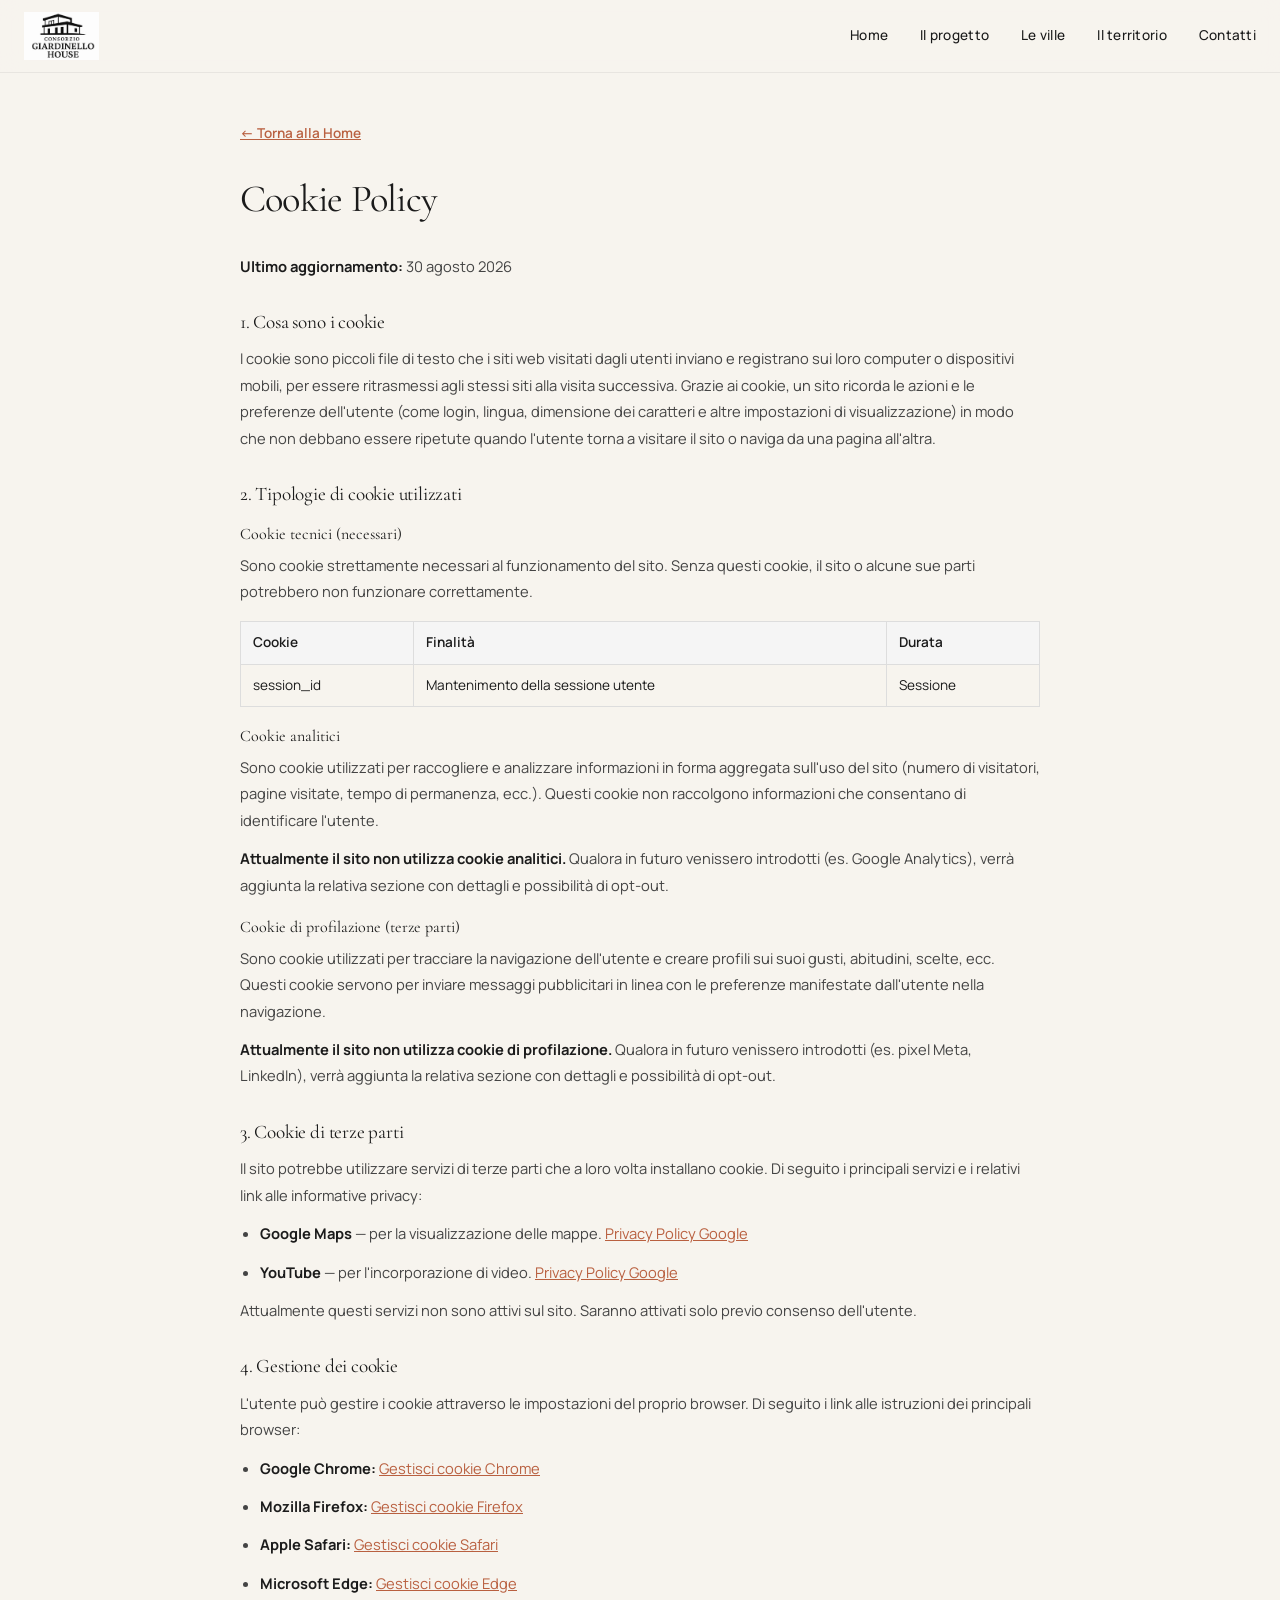
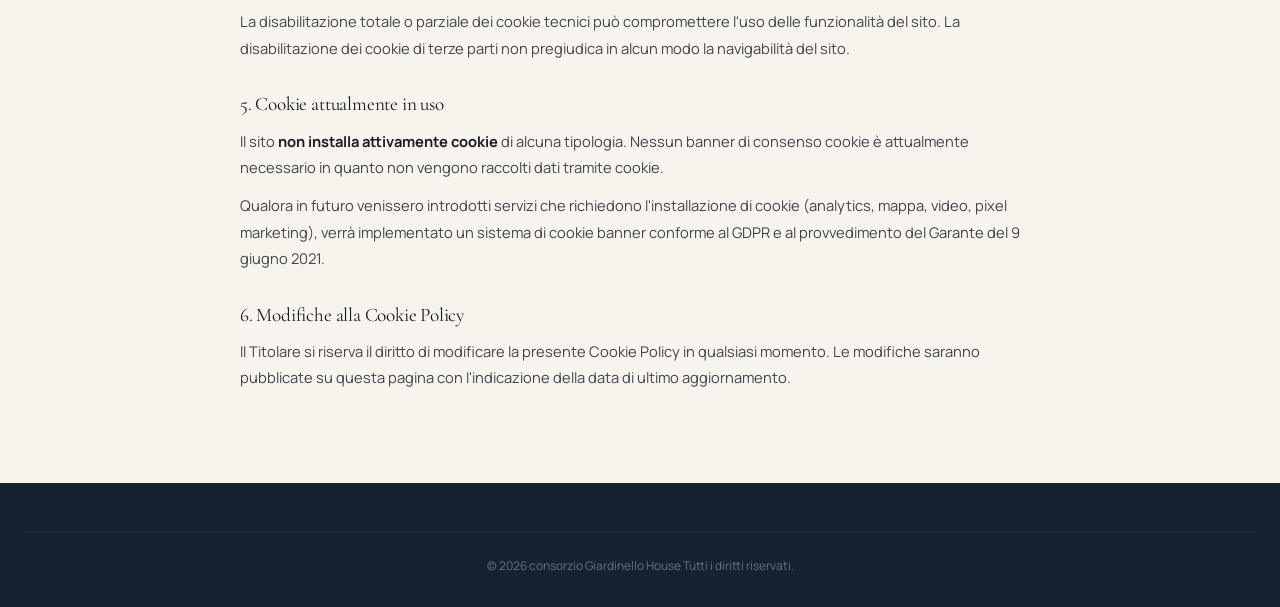
<file: cookie-policy.html>
<!DOCTYPE html>
<html lang="it">
<head>
  <meta charset="UTF-8">
  <meta name="viewport" content="width=device-width, initial-scale=1.0">
  <title>Cookie Policy | Giardinello House</title>
  <link rel="preconnect" href="https://fonts.googleapis.com">
  <link rel="preconnect" href="https://fonts.gstatic.com" crossorigin>
  <link href="https://fonts.googleapis.com/css2?family=Cormorant+Garamond:wght@400;500;600&family=Manrope:wght@400;500;600;700&display=swap" rel="stylesheet">
  <link rel="stylesheet" href="css/styles.css">
  <style>
    .legal-page { padding: 120px 0 80px; background: var(--bianco-avorio); min-height: 100dvh; }
    .legal-content { max-width: 800px; margin: 0 auto; }
    .legal-content h1 { font-size: clamp(1.8rem, 3vw, 2.4rem); margin-bottom: 32px; color: var(--testo-antracite); }
    .legal-content h2 { font-size: 1.2rem; margin-top: 32px; margin-bottom: 12px; color: var(--testo-antracite); }
    .legal-content h3 { font-size: 1rem; margin-top: 20px; margin-bottom: 8px; color: var(--testo-antracite); }
    .legal-content p, .legal-content li { font-size: 0.92rem; line-height: 1.8; color: #444; margin-bottom: 12px; }
    .legal-content ul { padding-left: 20px; list-style: disc; }
    .legal-content a { color: var(--terracotta); text-decoration: underline; }
    .legal-content strong { color: var(--testo-antracite); }
    .legal-content table { width: 100%; border-collapse: collapse; margin: 16px 0; }
    .legal-content th, .legal-content td { padding: 10px 12px; border: 1px solid #ddd; font-size: 0.85rem; text-align: left; }
    .legal-content th { background: #f5f5f5; font-weight: 600; }
    .legal-back { display: inline-flex; align-items: center; gap: 6px; margin-bottom: 32px; font-size: 0.85rem; font-weight: 600; color: var(--terracotta); text-decoration: none; }
    .legal-back:hover { text-decoration: underline; }
  </style>
</head>
<body>
  <header class="header scrolled">
    <div class="header-inner">
      <a href="index.html" class="logo"><img src="assets/logo_consorzio_giardinello.png" alt="Giardinello House" class="logo-img"></a>
      <nav class="nav-links">
        <a href="index.html">Home</a>
        <a href="index.html#value">Il progetto</a>
        <a href="index.html#residenze">Le ville</a>
        <a href="index.html#territorio">Il territorio</a>
        <a href="index.html#contatti">Contatti</a>
      </nav>
    </div>
  </header>

  <main class="legal-page">
    <div class="container">
      <div class="legal-content">
        <a href="index.html" class="legal-back">&larr; Torna alla Home</a>
        <h1>Cookie Policy</h1>
        <p><strong>Ultimo aggiornamento:</strong> 30 agosto 2026</p>

        <h2>1. Cosa sono i cookie</h2>
        <p>I cookie sono piccoli file di testo che i siti web visitati dagli utenti inviano e registrano sui loro computer o dispositivi mobili, per essere ritrasmessi agli stessi siti alla visita successiva. Grazie ai cookie, un sito ricorda le azioni e le preferenze dell'utente (come login, lingua, dimensione dei caratteri e altre impostazioni di visualizzazione) in modo che non debbano essere ripetute quando l'utente torna a visitare il sito o naviga da una pagina all'altra.</p>

        <h2>2. Tipologie di cookie utilizzati</h2>

        <h3>Cookie tecnici (necessari)</h3>
        <p>Sono cookie strettamente necessari al funzionamento del sito. Senza questi cookie, il sito o alcune sue parti potrebbero non funzionare correttamente.</p>
        <table>
          <tr><th>Cookie</th><th>Finalità</th><th>Durata</th></tr>
          <tr><td>session_id</td><td>Mantenimento della sessione utente</td><td>Sessione</td></tr>
        </table>

        <h3>Cookie analitici</h3>
        <p>Sono cookie utilizzati per raccogliere e analizzare informazioni in forma aggregata sull'uso del sito (numero di visitatori, pagine visitate, tempo di permanenza, ecc.). Questi cookie non raccolgono informazioni che consentano di identificare l'utente.</p>
        <p><strong>Attualmente il sito non utilizza cookie analitici.</strong> Qualora in futuro venissero introdotti (es. Google Analytics), verrà aggiunta la relativa sezione con dettagli e possibilità di opt-out.</p>

        <h3>Cookie di profilazione (terze parti)</h3>
        <p>Sono cookie utilizzati per tracciare la navigazione dell'utente e creare profili sui suoi gusti, abitudini, scelte, ecc. Questi cookie servono per inviare messaggi pubblicitari in linea con le preferenze manifestate dall'utente nella navigazione.</p>
        <p><strong>Attualmente il sito non utilizza cookie di profilazione.</strong> Qualora in futuro venissero introdotti (es. pixel Meta, LinkedIn), verrà aggiunta la relativa sezione con dettagli e possibilità di opt-out.</p>

        <h2>3. Cookie di terze parti</h2>
        <p>Il sito potrebbe utilizzare servizi di terze parti che a loro volta installano cookie. Di seguito i principali servizi e i relativi link alle informative privacy:</p>
        <ul>
          <li><strong>Google Maps</strong> — per la visualizzazione delle mappe. <a href="https://policies.google.com/privacy" target="_blank" rel="noopener">Privacy Policy Google</a></li>
          <li><strong>YouTube</strong> — per l'incorporazione di video. <a href="https://policies.google.com/privacy" target="_blank" rel="noopener">Privacy Policy Google</a></li>
        </ul>
        <p>Attualmente questi servizi non sono attivi sul sito. Saranno attivati solo previo consenso dell'utente.</p>

        <h2>4. Gestione dei cookie</h2>
        <p>L'utente può gestire i cookie attraverso le impostazioni del proprio browser. Di seguito i link alle istruzioni dei principali browser:</p>
        <ul>
          <li><strong>Google Chrome:</strong> <a href="https://support.google.com/chrome/answer/95647" target="_blank" rel="noopener">Gestisci cookie Chrome</a></li>
          <li><strong>Mozilla Firefox:</strong> <a href="https://support.mozilla.org/it/kb/Gestione%20dei%20cookie" target="_blank" rel="noopener">Gestisci cookie Firefox</a></li>
          <li><strong>Apple Safari:</strong> <a href="https://support.apple.com/it-it/guide/safari/sfri11471/mac" target="_blank" rel="noopener">Gestisci cookie Safari</a></li>
          <li><strong>Microsoft Edge:</strong> <a href="https://support.microsoft.com/it-it/microsoft-edge/eliminare-i-cookie-in-microsoft-edge-63947406-40ac-c3b8-57b9-2a946a29ae09" target="_blank" rel="noopener">Gestisci cookie Edge</a></li>
        </ul>
        <p>La disabilitazione totale o parziale dei cookie tecnici può compromettere l'uso delle funzionalità del sito. La disabilitazione dei cookie di terze parti non pregiudica in alcun modo la navigabilità del sito.</p>

        <h2>5. Cookie attualmente in uso</h2>
        <p>Il sito <strong>non installa attivamente cookie</strong> di alcuna tipologia. Nessun banner di consenso cookie è attualmente necessario in quanto non vengono raccolti dati tramite cookie.</p>
        <p>Qualora in futuro venissero introdotti servizi che richiedono l'installazione di cookie (analytics, mappa, video, pixel marketing), verrà implementato un sistema di cookie banner conforme al GDPR e al provvedimento del Garante del 9 giugno 2021.</p>

        <h2>6. Modifiche alla Cookie Policy</h2>
        <p>Il Titolare si riserva il diritto di modificare la presente Cookie Policy in qualsiasi momento. Le modifiche saranno pubblicate su questa pagina con l'indicazione della data di ultimo aggiornamento.</p>
      </div>
    </div>
  </main>

  <footer class="footer">
    <div class="container">
      <div class="footer-bottom">
        &copy; 2026 consorzio Giardinello House Tutti i diritti riservati.
      </div>
    </div>
  </footer>
</body>
</html>
</file>
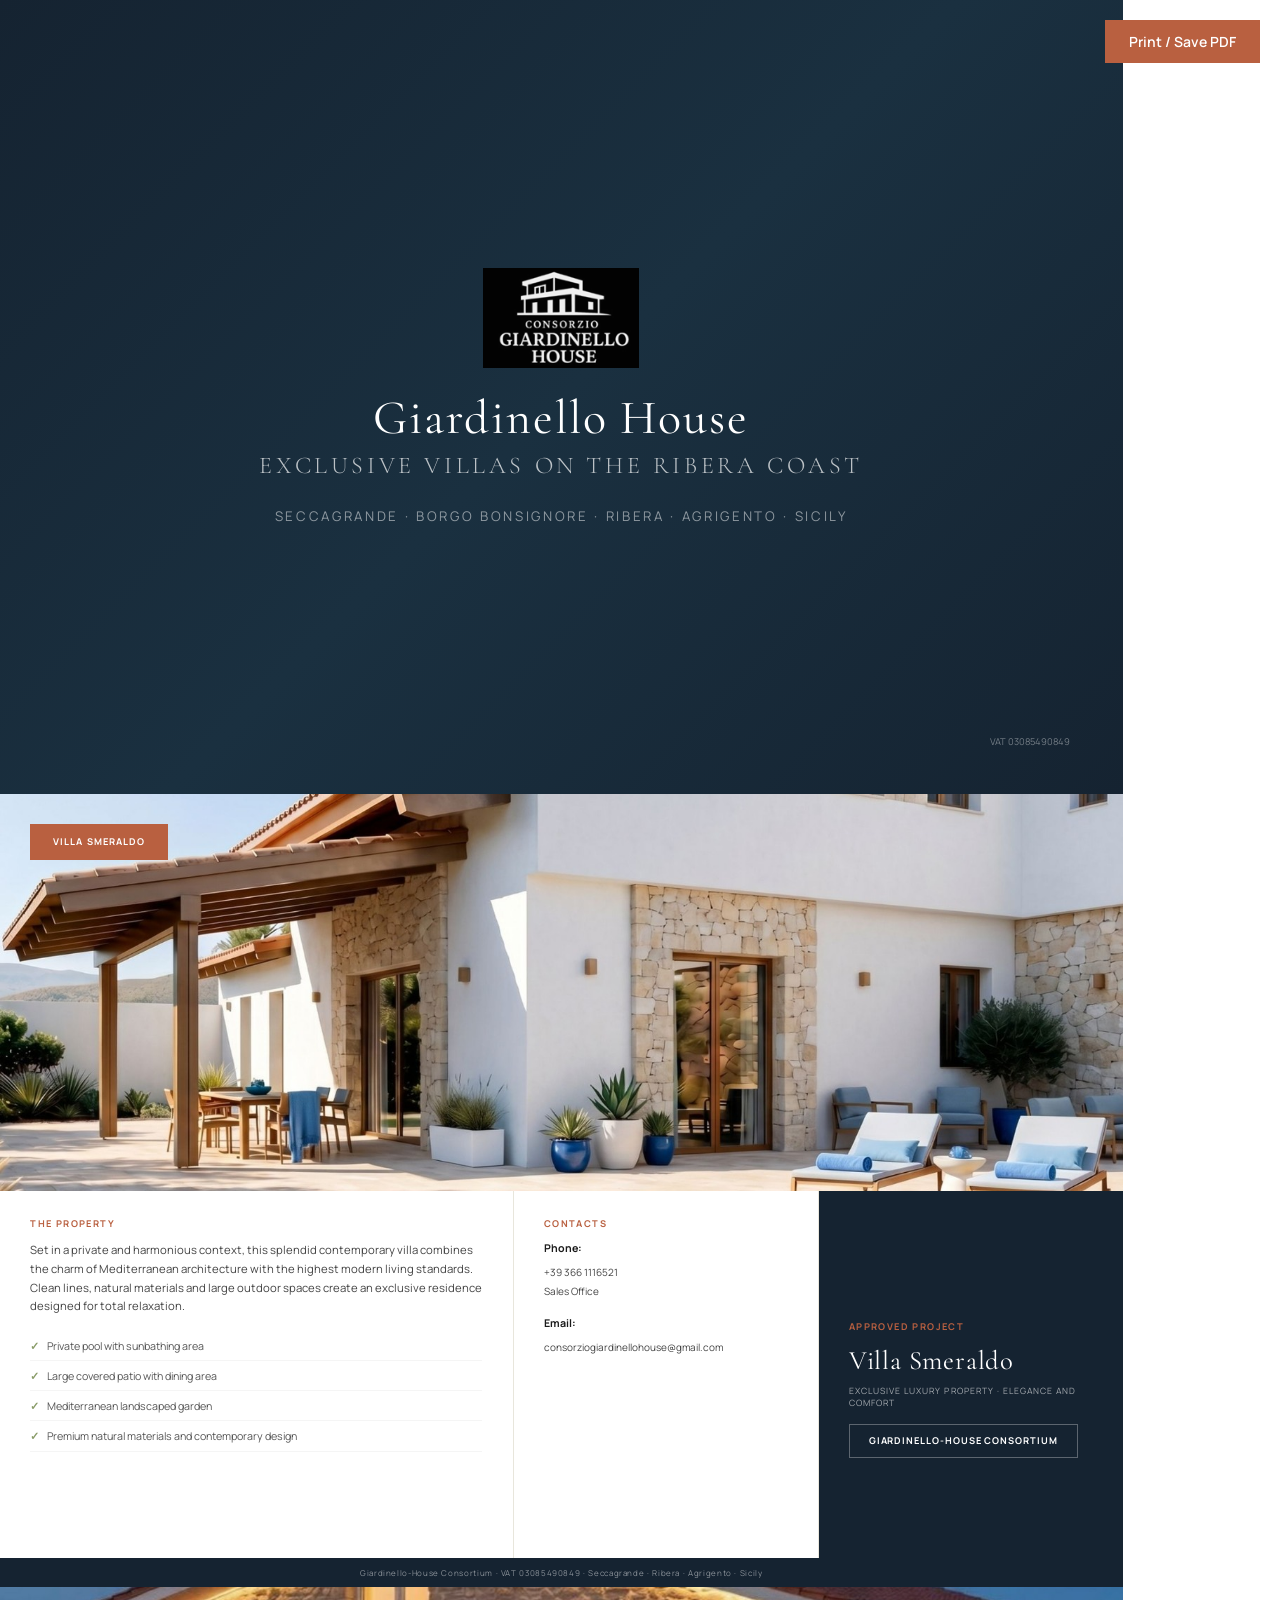
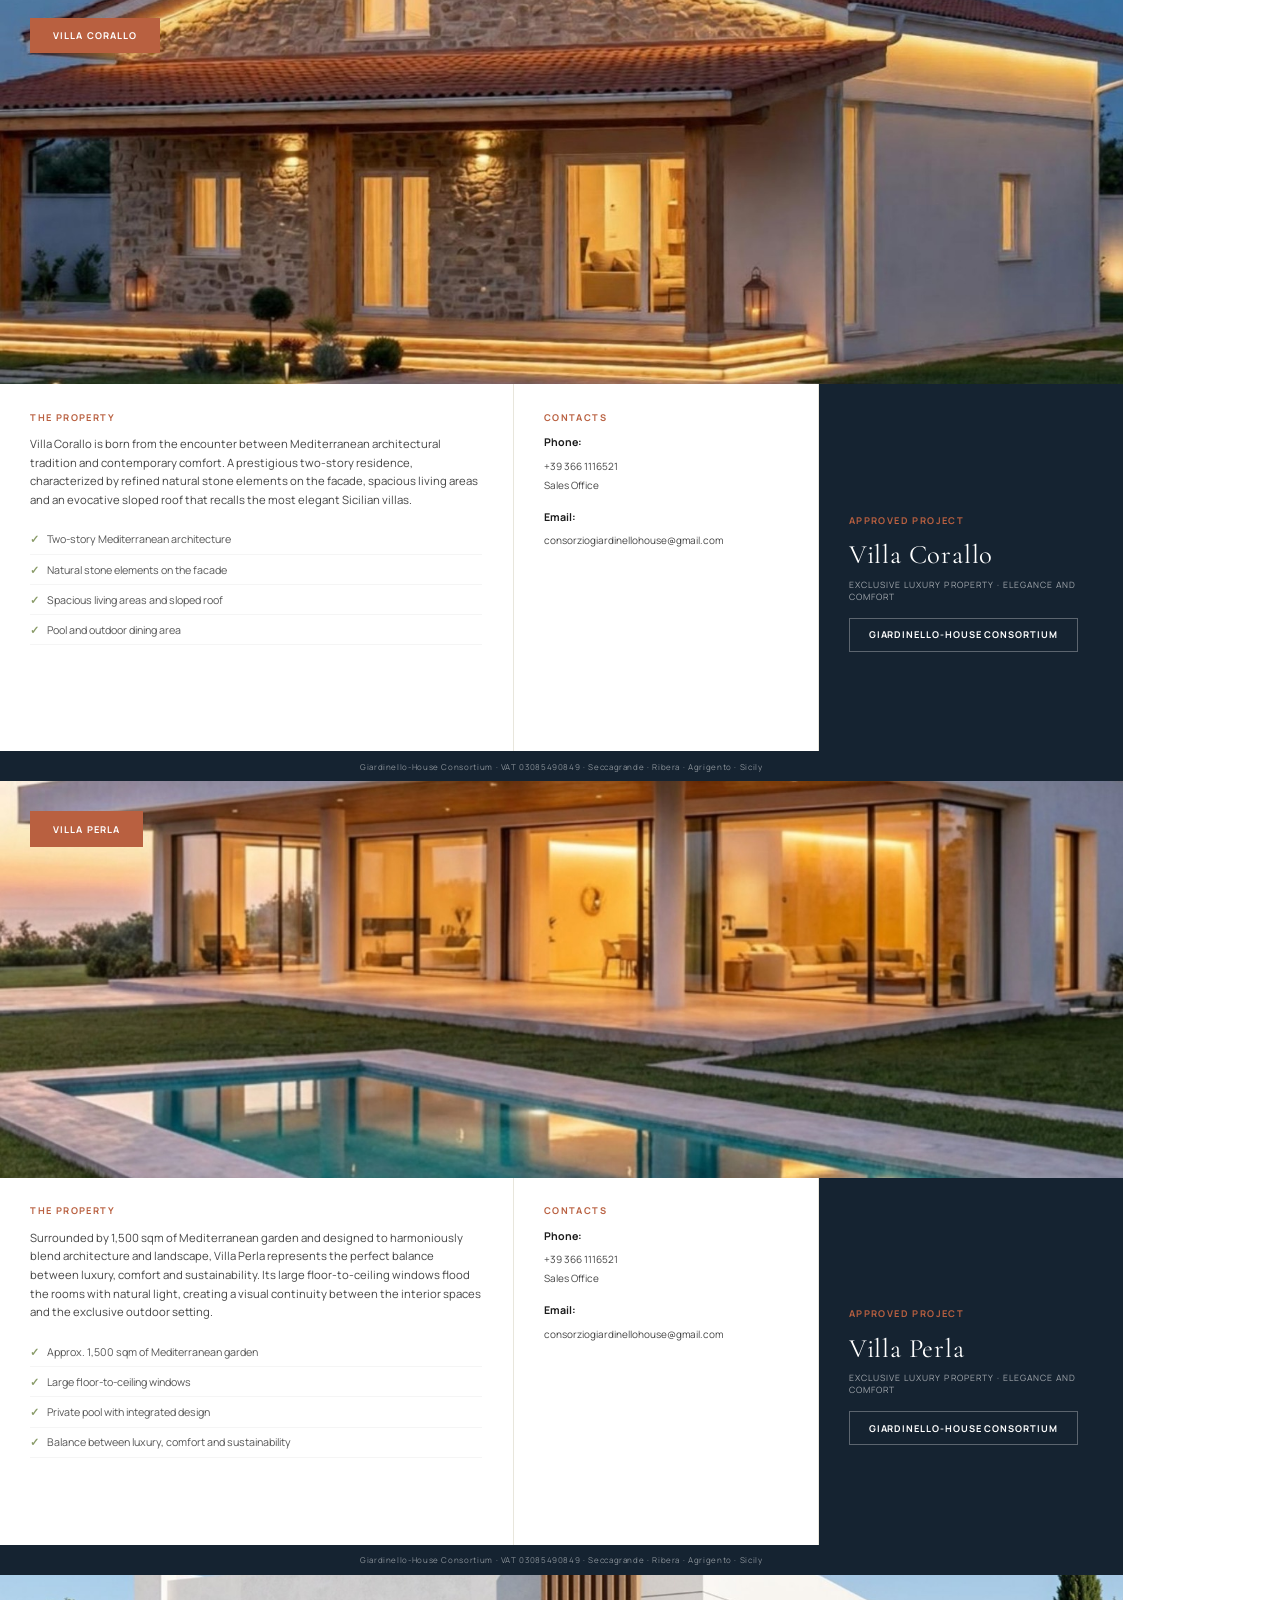
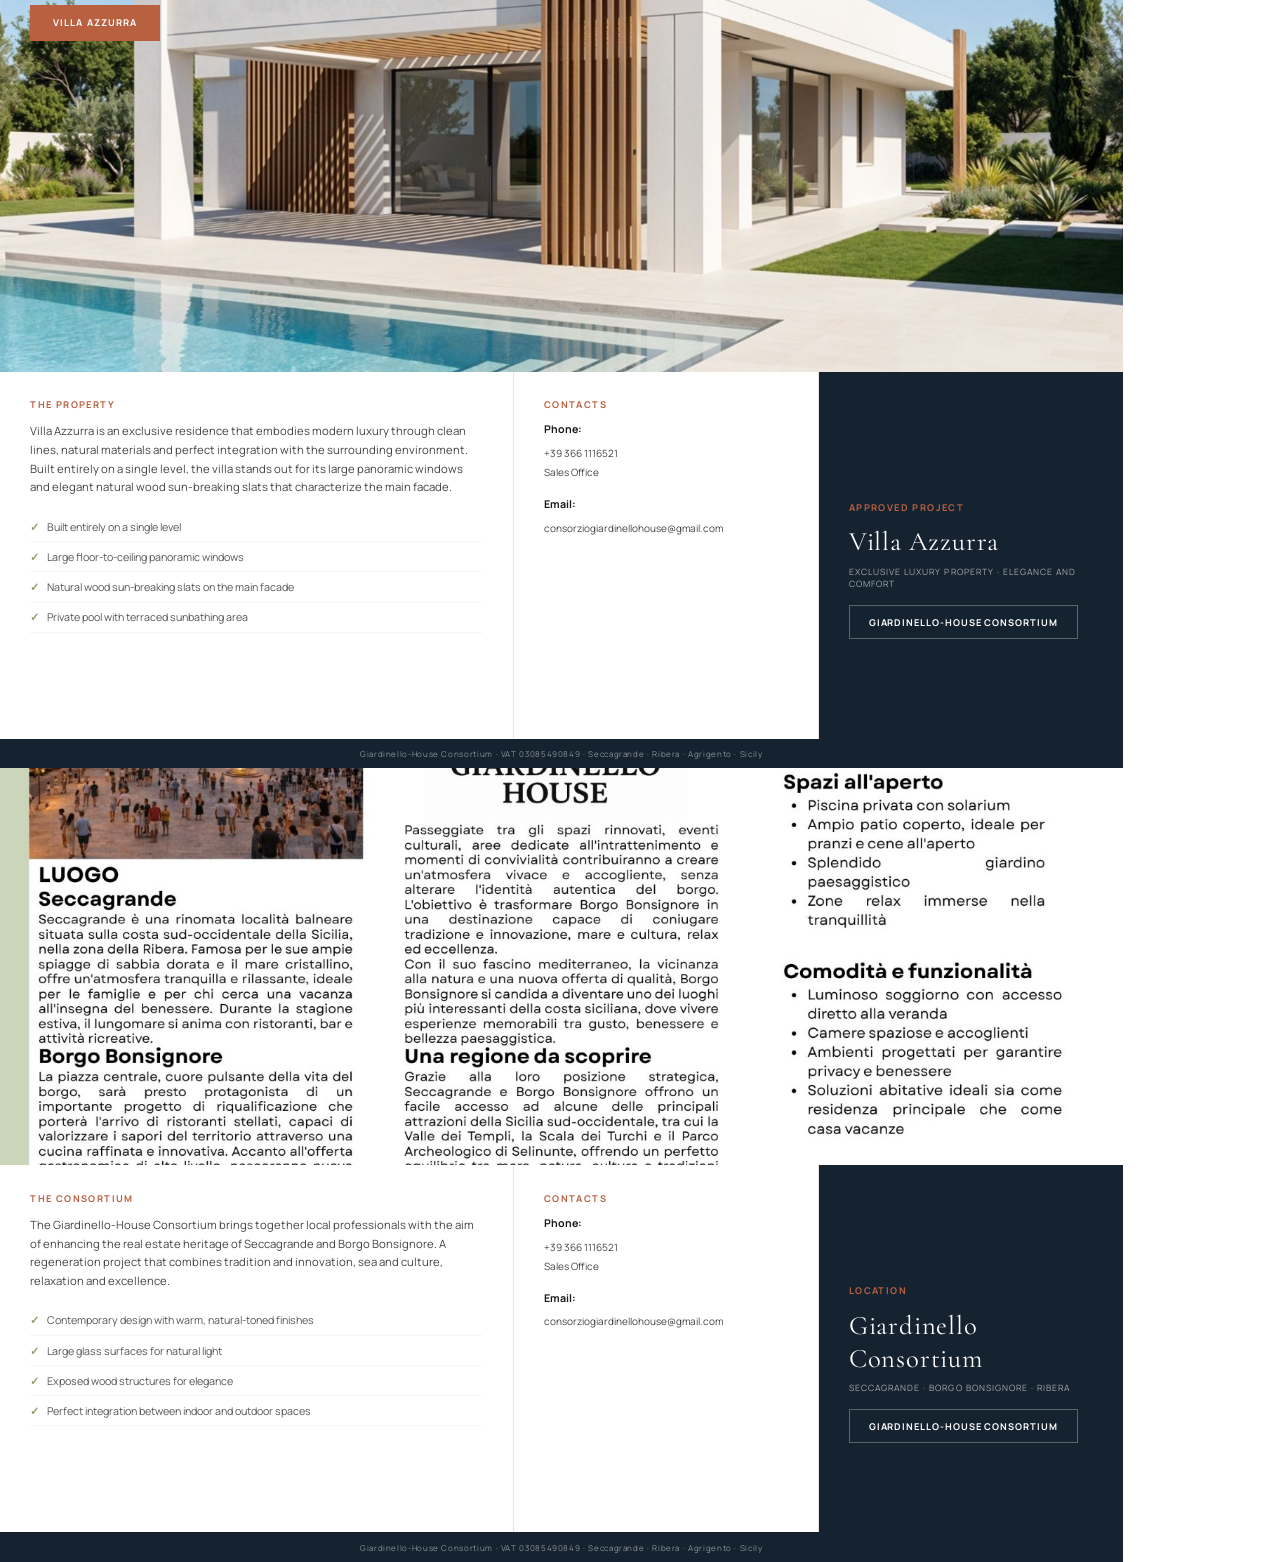
<file: depliant-eng.html>
<!DOCTYPE html>
<html lang="en">
<head>
<meta charset="UTF-8">
<title>Giardinello House Consortium — Brochure</title>
<link href="https://fonts.googleapis.com/css2?family=Cormorant+Garamond:wght@400;500;600;700&family=Manrope:wght@300;400;500;600;700&display=swap" rel="stylesheet">
<style>
@page { size: A4 landscape; margin: 0; }
* { margin: 0; padding: 0; box-sizing: border-box; }
body { font-family: 'Manrope', sans-serif; color: #1B1B1B; background: #fff; -webkit-print-color-adjust: exact; print-color-adjust: exact; }

.page {
  width: 297mm; height: 210mm;
  display: flex; flex-direction: column;
  overflow: hidden;
  page-break-after: always;
  page-break-inside: avoid;
  position: relative;
}
.page:last-child { page-break-after: auto; }

/* --- Cover --- */
.cover {
  background: linear-gradient(135deg, #152331 0%, #1a3040 50%, #152331 100%);
  color: #fff;
  display: flex; align-items: center; justify-content: center;
  text-align: center;
  flex-direction: column;
  gap: 16px;
}
.cover img { height: 100px; margin-bottom: 8px; filter: invert(1); }
.cover h1 {
  font-family: 'Cormorant Garamond', serif;
  font-size: 36pt; font-weight: 400;
  letter-spacing: 0.04em; line-height: 1.1;
}
.cover h1 span { display: block; font-size: 18pt; font-weight: 300; opacity: 0.7; margin-top: 8px; letter-spacing: 0.15em; text-transform: uppercase; }
.cover .subtitle {
  font-size: 10pt; letter-spacing: 0.2em; text-transform: uppercase;
  opacity: 0.5; margin-top: 12px;
}
.cover .piva {
  position: absolute; bottom: 12mm; right: 14mm;
  font-size: 7pt; opacity: 0.4;
}

/* --- Villa Page --- */
.villa-page { flex-direction: column; }
.villa-hero {
  width: 100%; height: 105mm; overflow: hidden; position: relative;
}
.villa-hero img {
  width: 100%; height: 100%; object-fit: cover; object-position: center 30%;
}
.villa-hero .badge {
  position: absolute; top: 8mm; left: 8mm;
  background: #B96040; color: #fff;
  padding: 3mm 6mm; font-size: 7pt; font-weight: 700;
  letter-spacing: 0.12em; text-transform: uppercase;
}
.villa-body {
  flex: 1; display: flex;
}
.villa-text {
  flex: 1.3; padding: 7mm 8mm;
  border-right: 1px solid #e8e6dc;
}
.villa-contacts {
  flex: 0.7; padding: 7mm 8mm;
  border-right: 1px solid #e8e6dc;
}
.villa-brand {
  flex: 0.7; padding: 7mm 8mm;
  background: #152331; color: #fff;
  display: flex; flex-direction: column; justify-content: center;
}

.label {
  font-size: 7pt; font-weight: 700;
  letter-spacing: 0.15em; text-transform: uppercase;
  color: #B96040; margin-bottom: 3mm;
}
.villa-brand .label { color: #B96040; }
.desc {
  font-size: 8.5pt; line-height: 1.65; color: #444;
  margin-bottom: 4mm;
}
.features { list-style: none; }
.features li {
  padding: 2mm 0; font-size: 8pt; color: #555;
  border-bottom: 1px solid #f5f5f5;
  display: flex; align-items: flex-start; gap: 2mm;
}
.features li::before {
  content: '✓'; color: #899B68; font-weight: 700; flex-shrink: 0;
}
.contact-title {
  font-size: 8pt; font-weight: 700; color: #1B1B1B; margin-bottom: 2mm;
}
.contact-info {
  font-size: 7.5pt; line-height: 1.9; color: #444;
}
.villa-brand h3 {
  font-family: 'Cormorant Garamond', serif;
  font-size: 20pt; font-weight: 400;
  margin-bottom: 2mm; letter-spacing: 0.03em;
}
.brand-sub {
  font-size: 6.5pt; letter-spacing: 0.12em; text-transform: uppercase;
  opacity: 0.6; margin-bottom: 4mm;
}
.brand-badge {
  display: inline-block; padding: 2.5mm 5mm;
  border: 1px solid rgba(255,255,255,0.3);
  font-size: 7pt; font-weight: 700;
  letter-spacing: 0.1em; text-transform: uppercase;
  align-self: flex-start;
}
.footer-bar {
  position: absolute; bottom: 0; left: 0; right: 0;
  background: #152331; color: rgba(255,255,255,0.5);
  padding: 2.5mm 8mm; font-size: 6pt;
  text-align: center; letter-spacing: 0.08em;
}

/* Color badges */
.badge-smeraldo { background: #899B68; }
.badge-corallo { background: #B96040; }
.badge-perla { background: #c4a97d; color: #1B1B1B; }
.badge-azzurra { background: #91BCD6; }

/* Print button */
@media screen {
  .print-btn {
    position: fixed; top: 20px; right: 20px; z-index: 9999;
    background: #B96040; color: #fff; border: none;
    padding: 12px 24px; font-size: 14px; font-weight: 600;
    cursor: pointer; font-family: 'Manrope', sans-serif;
  }
  .print-btn:hover { background: #a35235; }
}
@media print {
  .print-btn { display: none; }
}
</style>
</head>
<body>

<button class="print-btn" onclick="window.print()">Print / Save PDF</button>

<!-- PAGE 1: COVER -->
<div class="page cover">
  <img src="assets/logo_consorzio_giardinello.png" alt="Logo">
  <h1>Giardinello House<span>Exclusive Villas on the Ribera Coast</span></h1>
  <p class="subtitle">Seccagrande · Borgo Bonsignore · Ribera · Agrigento · Sicily</p>
  <p class="piva">VAT 03085490849</p>
</div>

<!-- PAGE 2: VILLA SMERALDO -->
<div class="page villa-page">
  <div class="villa-hero">
    <img src="assets/images/eng/2_villa_smeraldo.jpeg" alt="Villa Smeraldo">
    <div class="badge badge-smeraldo">Villa Smeraldo</div>
  </div>
  <div class="villa-body">
    <div class="villa-text">
      <p class="label">The Property</p>
      <p class="desc">Set in a private and harmonious context, this splendid contemporary villa combines the charm of Mediterranean architecture with the highest modern living standards. Clean lines, natural materials and large outdoor spaces create an exclusive residence designed for total relaxation.</p>
      <ul class="features">
        <li>Private pool with sunbathing area</li>
        <li>Large covered patio with dining area</li>
        <li>Mediterranean landscaped garden</li>
        <li>Premium natural materials and contemporary design</li>
      </ul>
    </div>
    <div class="villa-contacts">
      <p class="label">Contacts</p>
      <p class="contact-title">Phone:</p>
      <p class="contact-info">+39 366 1116521<br>Sales Office</p>
      <p class="contact-title" style="margin-top:4mm;">Email:</p>
      <p class="contact-info">consorziogiardinellohouse@gmail.com</p>
    </div>
    <div class="villa-brand">
      <p class="label">Approved Project</p>
      <h3>Villa Smeraldo</h3>
      <p class="brand-sub">Exclusive Luxury Property · Elegance and Comfort</p>
      <div class="brand-badge">Giardinello-House Consortium</div>
    </div>
  </div>
  <div class="footer-bar">Giardinello-House Consortium · VAT 03085490849 · Seccagrande · Ribera · Agrigento · Sicily</div>
</div>

<!-- PAGE 3: VILLA CORALLO -->
<div class="page villa-page">
  <div class="villa-hero">
    <img src="assets/images/eng/3_villa_corallo.jpeg" alt="Villa Corallo">
    <div class="badge badge-corallo">Villa Corallo</div>
  </div>
  <div class="villa-body">
    <div class="villa-text">
      <p class="label">The Property</p>
      <p class="desc">Villa Corallo is born from the encounter between Mediterranean architectural tradition and contemporary comfort. A prestigious two-story residence, characterized by refined natural stone elements on the facade, spacious living areas and an evocative sloped roof that recalls the most elegant Sicilian villas.</p>
      <ul class="features">
        <li>Two-story Mediterranean architecture</li>
        <li>Natural stone elements on the facade</li>
        <li>Spacious living areas and sloped roof</li>
        <li>Pool and outdoor dining area</li>
      </ul>
    </div>
    <div class="villa-contacts">
      <p class="label">Contacts</p>
      <p class="contact-title">Phone:</p>
      <p class="contact-info">+39 366 1116521<br>Sales Office</p>
      <p class="contact-title" style="margin-top:4mm;">Email:</p>
      <p class="contact-info">consorziogiardinellohouse@gmail.com</p>
    </div>
    <div class="villa-brand">
      <p class="label">Approved Project</p>
      <h3>Villa Corallo</h3>
      <p class="brand-sub">Exclusive Luxury Property · Elegance and Comfort</p>
      <div class="brand-badge">Giardinello-House Consortium</div>
    </div>
  </div>
  <div class="footer-bar">Giardinello-House Consortium · VAT 03085490849 · Seccagrande · Ribera · Agrigento · Sicily</div>
</div>

<!-- PAGE 4: VILLA PERLA -->
<div class="page villa-page">
  <div class="villa-hero">
    <img src="assets/images/eng/4_villa_perla.jpeg" alt="Villa Perla">
    <div class="badge badge-perla">Villa Perla</div>
  </div>
  <div class="villa-body">
    <div class="villa-text">
      <p class="label">The Property</p>
      <p class="desc">Surrounded by 1,500 sqm of Mediterranean garden and designed to harmoniously blend architecture and landscape, Villa Perla represents the perfect balance between luxury, comfort and sustainability. Its large floor-to-ceiling windows flood the rooms with natural light, creating a visual continuity between the interior spaces and the exclusive outdoor setting.</p>
      <ul class="features">
        <li>Approx. 1,500 sqm of Mediterranean garden</li>
        <li>Large floor-to-ceiling windows</li>
        <li>Private pool with integrated design</li>
        <li>Balance between luxury, comfort and sustainability</li>
      </ul>
    </div>
    <div class="villa-contacts">
      <p class="label">Contacts</p>
      <p class="contact-title">Phone:</p>
      <p class="contact-info">+39 366 1116521<br>Sales Office</p>
      <p class="contact-title" style="margin-top:4mm;">Email:</p>
      <p class="contact-info">consorziogiardinellohouse@gmail.com</p>
    </div>
    <div class="villa-brand">
      <p class="label">Approved Project</p>
      <h3>Villa Perla</h3>
      <p class="brand-sub">Exclusive Luxury Property · Elegance and Comfort</p>
      <div class="brand-badge">Giardinello-House Consortium</div>
    </div>
  </div>
  <div class="footer-bar">Giardinello-House Consortium · VAT 03085490849 · Seccagrande · Ribera · Agrigento · Sicily</div>
</div>

<!-- PAGE 5: VILLA AZZURRA -->
<div class="page villa-page">
  <div class="villa-hero">
    <img src="assets/images/eng/5_villa_azzurra.jpeg" alt="Villa Azzurra">
    <div class="badge badge-azzurra">Villa Azzurra</div>
  </div>
  <div class="villa-body">
    <div class="villa-text">
      <p class="label">The Property</p>
      <p class="desc">Villa Azzurra is an exclusive residence that embodies modern luxury through clean lines, natural materials and perfect integration with the surrounding environment. Built entirely on a single level, the villa stands out for its large panoramic windows and elegant natural wood sun-breaking slats that characterize the main facade.</p>
      <ul class="features">
        <li>Built entirely on a single level</li>
        <li>Large floor-to-ceiling panoramic windows</li>
        <li>Natural wood sun-breaking slats on the main facade</li>
        <li>Private pool with terraced sunbathing area</li>
      </ul>
    </div>
    <div class="villa-contacts">
      <p class="label">Contacts</p>
      <p class="contact-title">Phone:</p>
      <p class="contact-info">+39 366 1116521<br>Sales Office</p>
      <p class="contact-title" style="margin-top:4mm;">Email:</p>
      <p class="contact-info">consorziogiardinellohouse@gmail.com</p>
    </div>
    <div class="villa-brand">
      <p class="label">Approved Project</p>
      <h3>Villa Azzurra</h3>
      <p class="brand-sub">Exclusive Luxury Property · Elegance and Comfort</p>
      <div class="brand-badge">Giardinello-House Consortium</div>
    </div>
  </div>
  <div class="footer-bar">Giardinello-House Consortium · VAT 03085490849 · Seccagrande · Ribera · Agrigento · Sicily</div>
</div>

<!-- PAGE 6: CONSORTIUM -->
<div class="page villa-page">
  <div class="villa-hero">
    <img src="assets/images/consorzio_1.jpeg" alt="Giardinello-House Consortium">
  </div>
  <div class="villa-body">
    <div class="villa-text">
      <p class="label">The Consortium</p>
      <p class="desc">The Giardinello-House Consortium brings together local professionals with the aim of enhancing the real estate heritage of Seccagrande and Borgo Bonsignore. A regeneration project that combines tradition and innovation, sea and culture, relaxation and excellence.</p>
      <ul class="features">
        <li>Contemporary design with warm, natural-toned finishes</li>
        <li>Large glass surfaces for natural light</li>
        <li>Exposed wood structures for elegance</li>
        <li>Perfect integration between indoor and outdoor spaces</li>
      </ul>
    </div>
    <div class="villa-contacts">
      <p class="label">Contacts</p>
      <p class="contact-title">Phone:</p>
      <p class="contact-info">+39 366 1116521<br>Sales Office</p>
      <p class="contact-title" style="margin-top:4mm;">Email:</p>
      <p class="contact-info">consorziogiardinellohouse@gmail.com</p>
    </div>
    <div class="villa-brand">
      <p class="label">Location</p>
      <h3>Giardinello Consortium</h3>
      <p class="brand-sub">Seccagrande · Borgo Bonsignore · Ribera</p>
      <div class="brand-badge">Giardinello-House Consortium</div>
    </div>
  </div>
  <div class="footer-bar">Giardinello-House Consortium · VAT 03085490849 · Seccagrande · Ribera · Agrigento · Sicily</div>
</div>

</body>
</html>
</file>
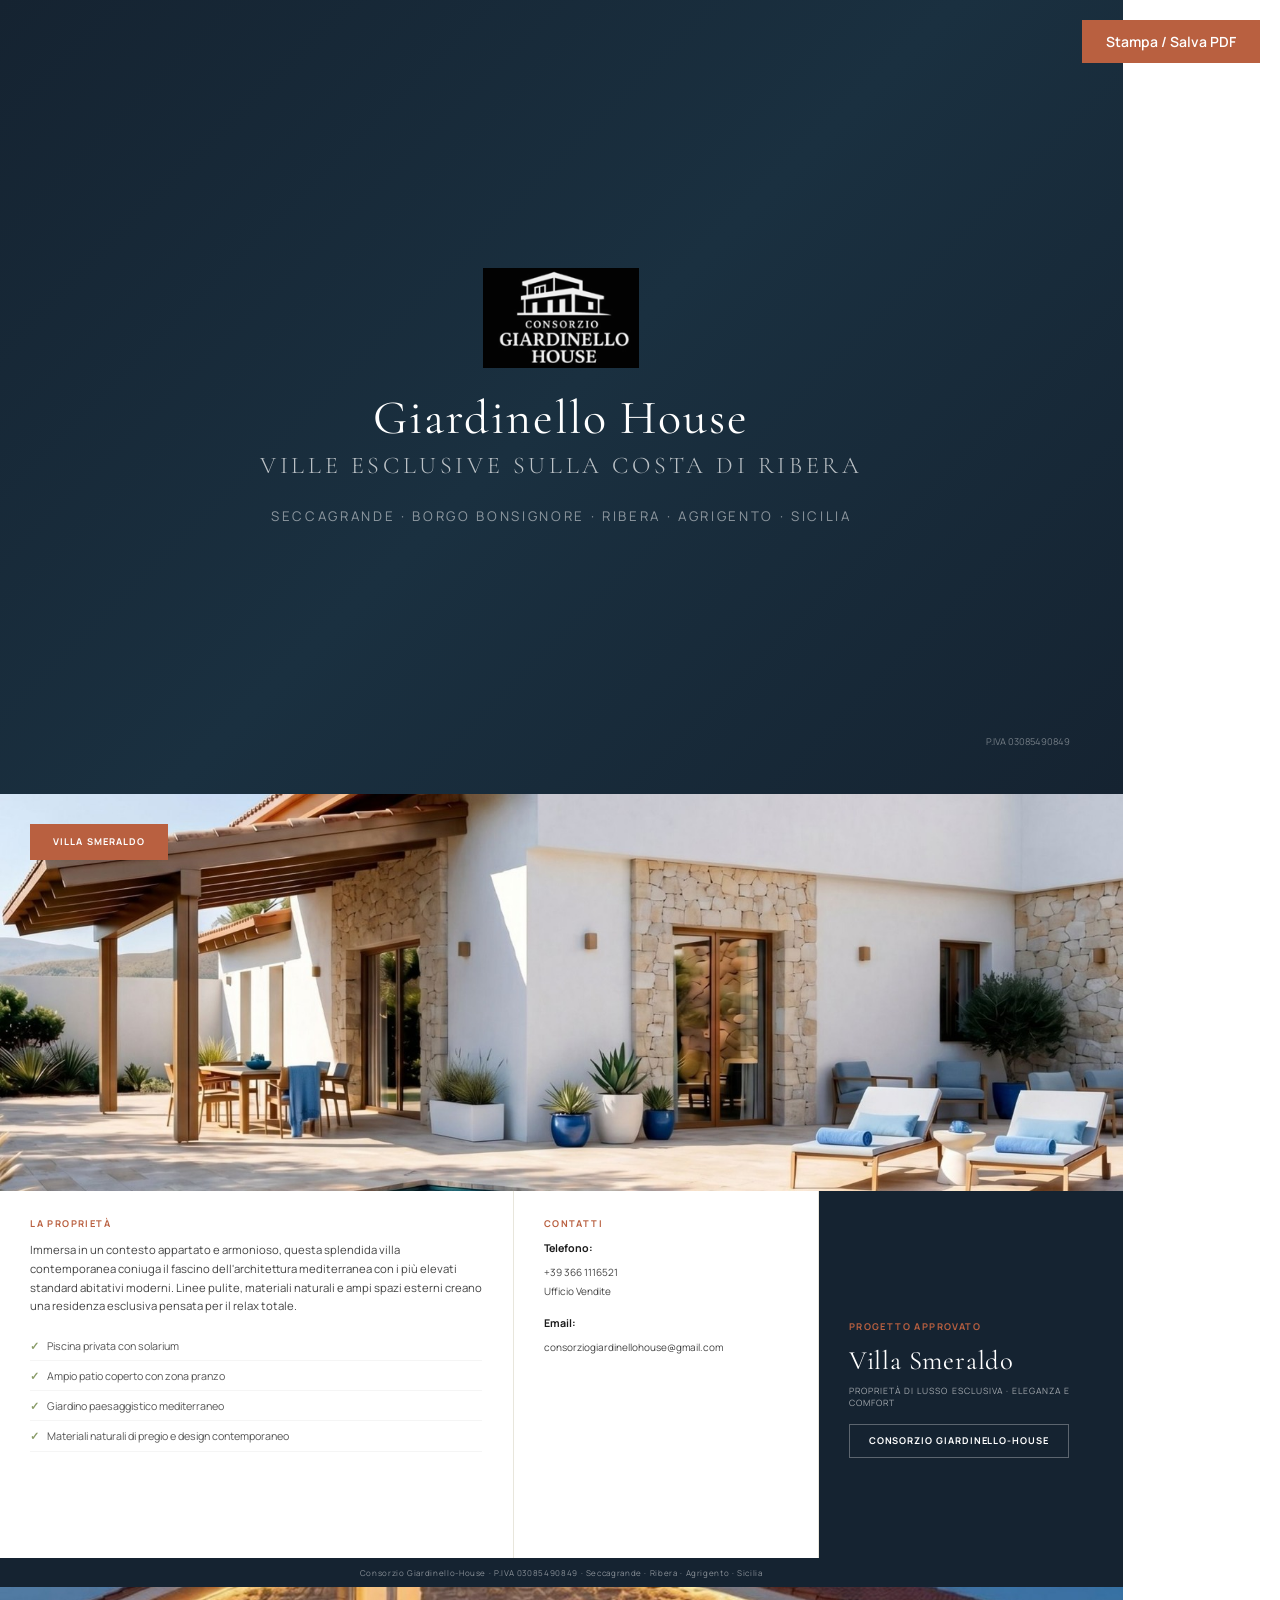
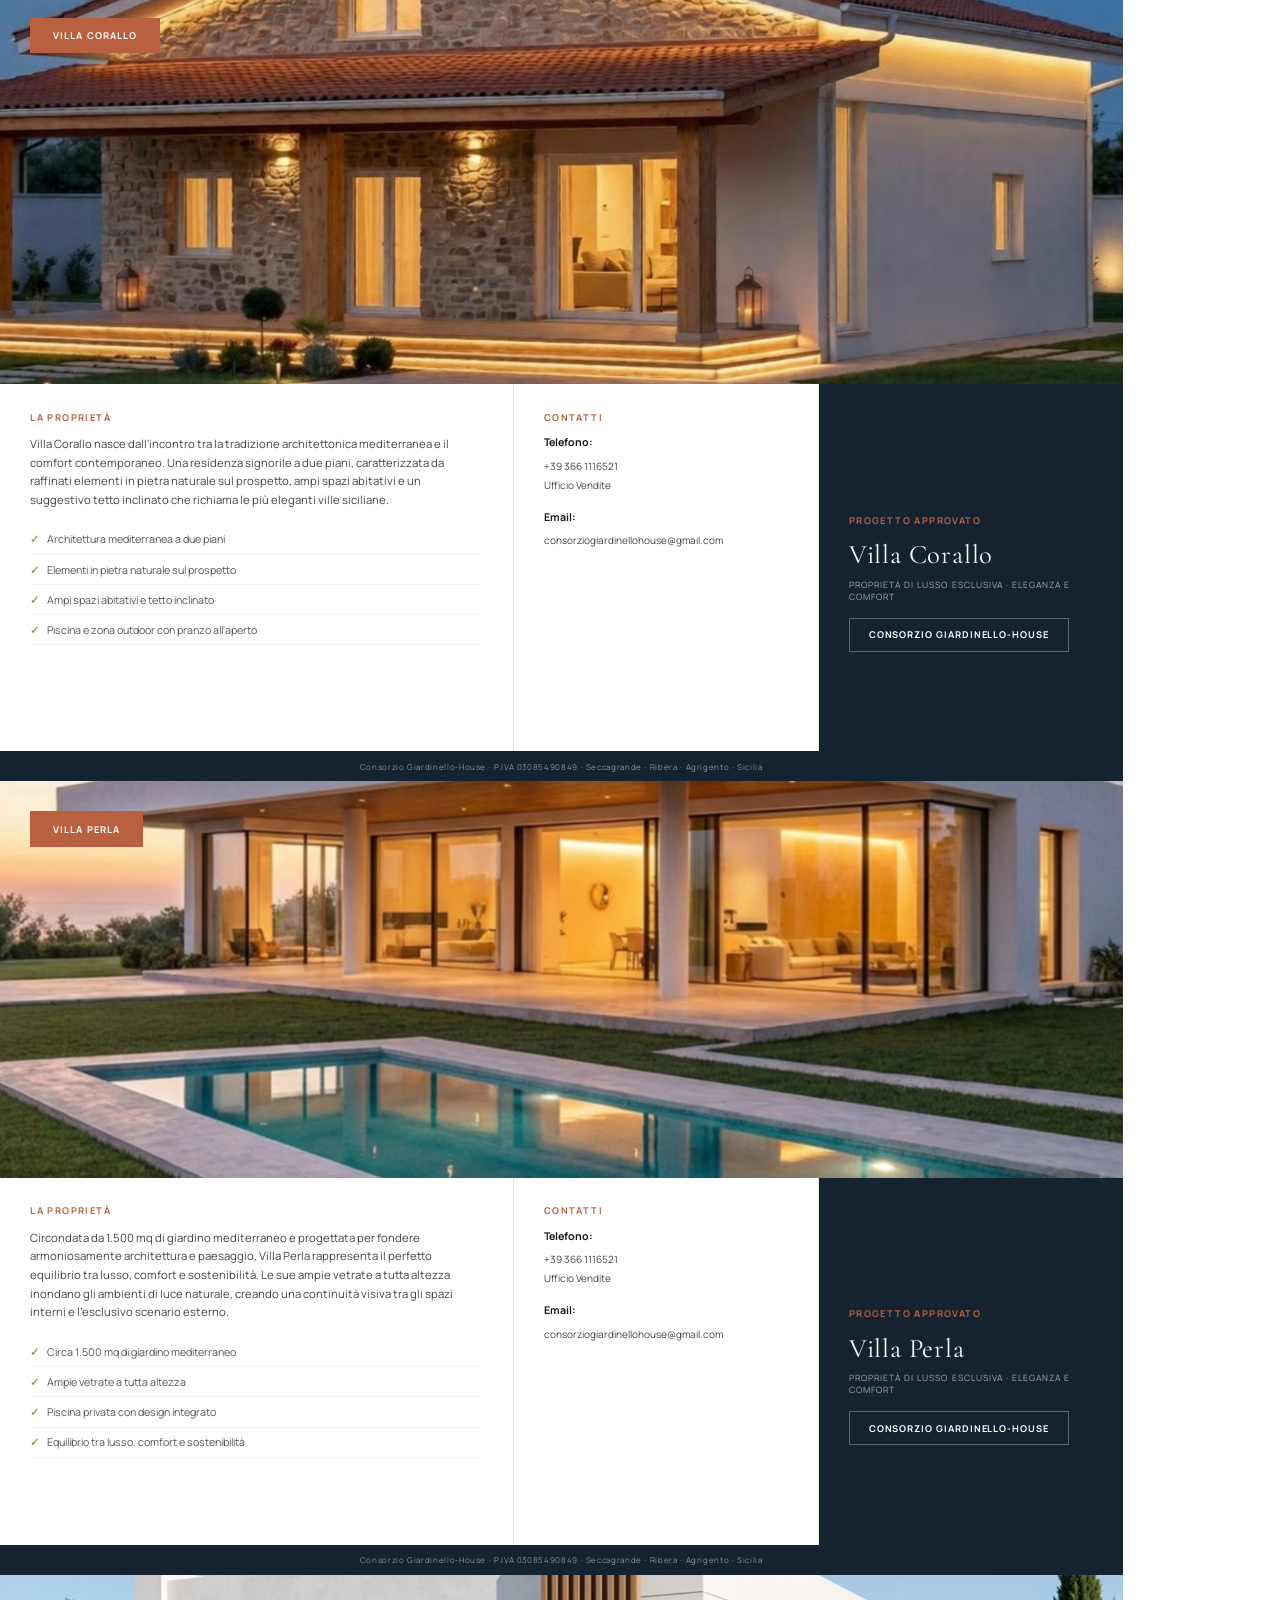
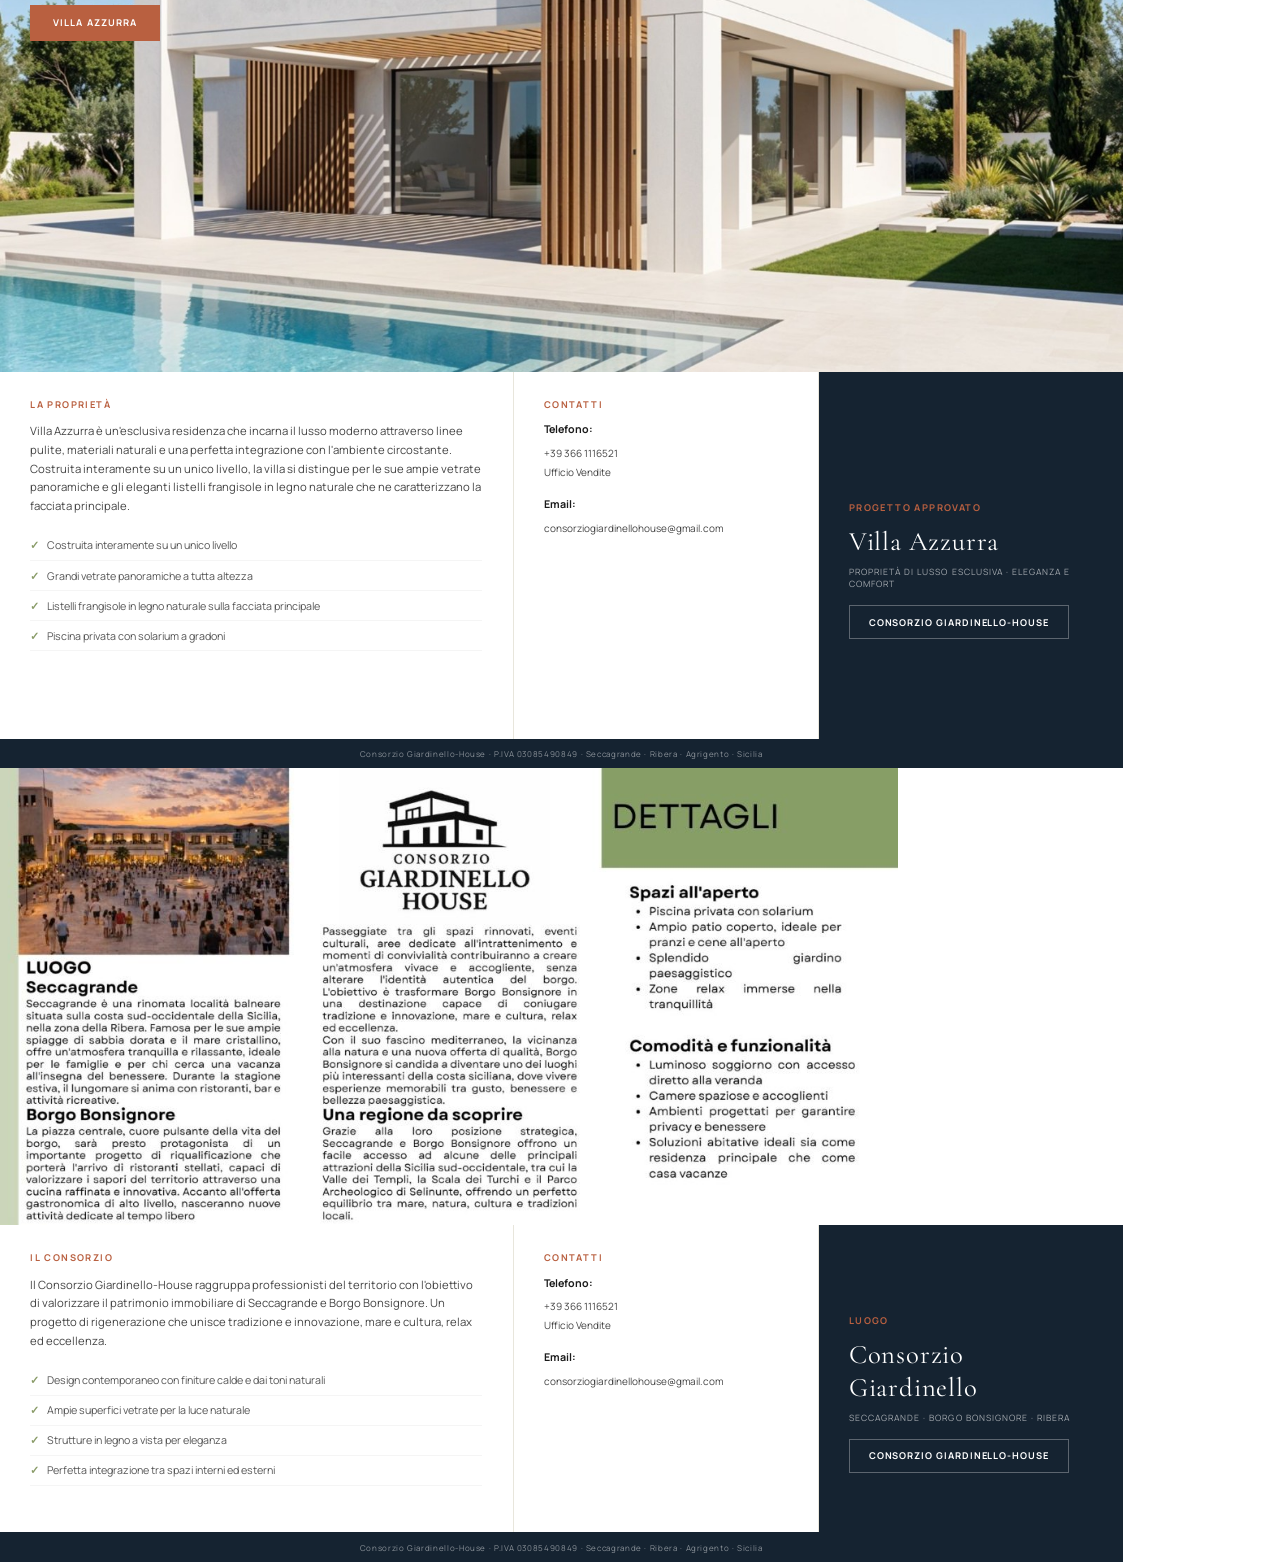
<file: depliant-ita.html>
<!DOCTYPE html>
<html lang="it">
<head>
<meta charset="UTF-8">
<title>Consorzio Giardinello-House — Depliant</title>
<link href="https://fonts.googleapis.com/css2?family=Cormorant+Garamond:wght@400;500;600;700&family=Manrope:wght@300;400;500;600;700&display=swap" rel="stylesheet">
<style>
@page { size: A4 landscape; margin: 0; }
* { margin: 0; padding: 0; box-sizing: border-box; }
body { font-family: 'Manrope', sans-serif; color: #1B1B1B; background: #fff; -webkit-print-color-adjust: exact; print-color-adjust: exact; }

.page {
  width: 297mm; height: 210mm;
  display: flex; flex-direction: column;
  overflow: hidden;
  page-break-after: always;
  page-break-inside: avoid;
  position: relative;
}
.page:last-child { page-break-after: auto; }

/* --- Cover --- */
.cover {
  background: linear-gradient(135deg, #152331 0%, #1a3040 50%, #152331 100%);
  color: #fff;
  display: flex; align-items: center; justify-content: center;
  text-align: center;
  flex-direction: column;
  gap: 16px;
}
.cover img { height: 100px; margin-bottom: 8px; filter: invert(1); }
.cover h1 {
  font-family: 'Cormorant Garamond', serif;
  font-size: 36pt; font-weight: 400;
  letter-spacing: 0.04em; line-height: 1.1;
}
.cover h1 span { display: block; font-size: 18pt; font-weight: 300; opacity: 0.7; margin-top: 8px; letter-spacing: 0.15em; text-transform: uppercase; }
.cover .subtitle {
  font-size: 10pt; letter-spacing: 0.2em; text-transform: uppercase;
  opacity: 0.5; margin-top: 12px;
}
.cover .piva {
  position: absolute; bottom: 12mm; right: 14mm;
  font-size: 7pt; opacity: 0.4;
}

/* --- Villa Page --- */
.villa-page { flex-direction: column; }
.villa-hero {
  width: 100%; height: 105mm; overflow: hidden; position: relative;
}
.villa-hero img {
  width: 100%; height: 100%; object-fit: cover; object-position: center 30%;
}
.villa-hero .badge {
  position: absolute; top: 8mm; left: 8mm;
  background: #B96040; color: #fff;
  padding: 3mm 6mm; font-size: 7pt; font-weight: 700;
  letter-spacing: 0.12em; text-transform: uppercase;
}
.villa-hero6 img {
  width: 80%; height: 100%; object-fit: cover; object-position: center 100%;
}

.villa-body {
  flex: 1; display: flex;
}
.villa-text {
  flex: 1.3; padding: 7mm 8mm;
  border-right: 1px solid #e8e6dc;
}
.villa-contacts {
  flex: 0.7; padding: 7mm 8mm;
  border-right: 1px solid #e8e6dc;
}
.villa-brand {
  flex: 0.7; padding: 7mm 8mm;
  background: #152331; color: #fff;
  display: flex; flex-direction: column; justify-content: center;
}

.label {
  font-size: 7pt; font-weight: 700;
  letter-spacing: 0.15em; text-transform: uppercase;
  color: #B96040; margin-bottom: 3mm;
}
.villa-brand .label { color: #B96040; }
.desc {
  font-size: 8.5pt; line-height: 1.65; color: #444;
  margin-bottom: 4mm;
}
.features { list-style: none; }
.features li {
  padding: 2mm 0; font-size: 8pt; color: #555;
  border-bottom: 1px solid #f5f5f5;
  display: flex; align-items: flex-start; gap: 2mm;
}
.features li::before {
  content: '✓'; color: #899B68; font-weight: 700; flex-shrink: 0;
}
.contact-title {
  font-size: 8pt; font-weight: 700; color: #1B1B1B; margin-bottom: 2mm;
}
.contact-info {
  font-size: 7.5pt; line-height: 1.9; color: #444;
}
.villa-brand h3 {
  font-family: 'Cormorant Garamond', serif;
  font-size: 20pt; font-weight: 400;
  margin-bottom: 2mm; letter-spacing: 0.03em;
}
.brand-sub {
  font-size: 6.5pt; letter-spacing: 0.12em; text-transform: uppercase;
  opacity: 0.6; margin-bottom: 4mm;
}
.brand-badge {
  display: inline-block; padding: 2.5mm 5mm;
  border: 1px solid rgba(255,255,255,0.3);
  font-size: 7pt; font-weight: 700;
  letter-spacing: 0.1em; text-transform: uppercase;
  align-self: flex-start;
}
.footer-bar {
  position: absolute; bottom: 0; left: 0; right: 0;
  background: #152331; color: rgba(255,255,255,0.5);
  padding: 2.5mm 8mm; font-size: 6pt;
  text-align: center; letter-spacing: 0.08em;
}

/* Color badges */
.badge-smeraldo { background: #899B68; }
.badge-corallo { background: #B96040; }
.badge-perla { background: #c4a97d; color: #1B1B1B; }
.badge-azzurra { background: #91BCD6; }

/* Print button */
@media screen {
  .print-btn {
    position: fixed; top: 20px; right: 20px; z-index: 9999;
    background: #B96040; color: #fff; border: none;
    padding: 12px 24px; font-size: 14px; font-weight: 600;
    cursor: pointer; font-family: 'Manrope', sans-serif;
  }
  .print-btn:hover { background: #a35235; }
}
@media print {
  .print-btn { display: none; }
}
</style>
</head>
<body>

<button class="print-btn" onclick="window.print()">Stampa / Salva PDF</button>

<!-- PAGE 1: COVER -->
<div class="page cover">
  <img src="assets/logo_consorzio_giardinello.png" alt="Logo">
  <h1>Giardinello House<span>Ville esclusive sulla costa di Ribera</span></h1>
  <p class="subtitle">Seccagrande · Borgo Bonsignore · Ribera · Agrigento · Sicilia</p>
  <p class="piva">P.IVA 03085490849</p>
</div>

<!-- PAGE 2: VILLA SMERALDO -->
<div class="page villa-page">
  <div class="villa-hero">
    <img src="assets/images/ita/2_villa_smeraldo.jpeg" alt="Villa Smeraldo">
    <div class="badge badge-smeraldo">Villa Smeraldo</div>
  </div>
  <div class="villa-body">
    <div class="villa-text">
      <p class="label">La Proprietà</p>
      <p class="desc">Immersa in un contesto appartato e armonioso, questa splendida villa contemporanea coniuga il fascino dell'architettura mediterranea con i più elevati standard abitativi moderni. Linee pulite, materiali naturali e ampi spazi esterni creano una residenza esclusiva pensata per il relax totale.</p>
      <ul class="features">
        <li>Piscina privata con solarium</li>
        <li>Ampio patio coperto con zona pranzo</li>
        <li>Giardino paesaggistico mediterraneo</li>
        <li>Materiali naturali di pregio e design contemporaneo</li>
      </ul>
    </div>
    <div class="villa-contacts">
      <p class="label">Contatti</p>
      <p class="contact-title">Telefono:</p>
      <p class="contact-info">+39 366 1116521<br>Ufficio Vendite</p>
      <p class="contact-title" style="margin-top:4mm;">Email:</p>
      <p class="contact-info">consorziogiardinellohouse@gmail.com</p>
    </div>
    <div class="villa-brand">
      <p class="label">Progetto Approvato</p>
      <h3>Villa Smeraldo</h3>
      <p class="brand-sub">Proprietà di Lusso Esclusiva · Eleganza e Comfort</p>
      <div class="brand-badge">Consorzio Giardinello-House</div>
    </div>
  </div>
  <div class="footer-bar">Consorzio Giardinello-House · P.IVA 03085490849 · Seccagrande · Ribera · Agrigento · Sicilia</div>
</div>

<!-- PAGE 3: VILLA CORALLO -->
<div class="page villa-page">
  <div class="villa-hero">
    <img src="assets/images/ita/3_villa_corallo.jpeg" alt="Villa Corallo">
    <div class="badge badge-corallo">Villa Corallo</div>
  </div>
  <div class="villa-body">
    <div class="villa-text">
      <p class="label">La Proprietà</p>
      <p class="desc">Villa Corallo nasce dall'incontro tra la tradizione architettonica mediterranea e il comfort contemporaneo. Una residenza signorile a due piani, caratterizzata da raffinati elementi in pietra naturale sul prospetto, ampi spazi abitativi e un suggestivo tetto inclinato che richiama le più eleganti ville siciliane.</p>
      <ul class="features">
        <li>Architettura mediterranea a due piani</li>
        <li>Elementi in pietra naturale sul prospetto</li>
        <li>Ampi spazi abitativi e tetto inclinato</li>
        <li>Piscina e zona outdoor con pranzo all'aperto</li>
      </ul>
    </div>
    <div class="villa-contacts">
      <p class="label">Contatti</p>
      <p class="contact-title">Telefono:</p>
      <p class="contact-info">+39 366 1116521<br>Ufficio Vendite</p>
      <p class="contact-title" style="margin-top:4mm;">Email:</p>
      <p class="contact-info">consorziogiardinellohouse@gmail.com</p>
    </div>
    <div class="villa-brand">
      <p class="label">Progetto Approvato</p>
      <h3>Villa Corallo</h3>
      <p class="brand-sub">Proprietà di Lusso Esclusiva · Eleganza e Comfort</p>
      <div class="brand-badge">Consorzio Giardinello-House</div>
    </div>
  </div>
  <div class="footer-bar">Consorzio Giardinello-House · P.IVA 03085490849 · Seccagrande · Ribera · Agrigento · Sicilia</div>
</div>

<!-- PAGE 4: VILLA PERLA -->
<div class="page villa-page">
  <div class="villa-hero">
    <img src="assets/images/ita/4_villa_perla.jpeg" alt="Villa Perla">
    <div class="badge badge-perla">Villa Perla</div>
  </div>
  <div class="villa-body">
    <div class="villa-text">
      <p class="label">La Proprietà</p>
      <p class="desc">Circondata da 1.500 mq di giardino mediterraneo e progettata per fondere armoniosamente architettura e paesaggio, Villa Perla rappresenta il perfetto equilibrio tra lusso, comfort e sostenibilità. Le sue ampie vetrate a tutta altezza inondano gli ambienti di luce naturale, creando una continuità visiva tra gli spazi interni e l'esclusivo scenario esterno.</p>
      <ul class="features">
        <li>Circa 1.500 mq di giardino mediterraneo</li>
        <li>Ampie vetrate a tutta altezza</li>
        <li>Piscina privata con design integrato</li>
        <li>Equilibrio tra lusso, comfort e sostenibilità</li>
      </ul>
    </div>
    <div class="villa-contacts">
      <p class="label">Contatti</p>
      <p class="contact-title">Telefono:</p>
      <p class="contact-info">+39 366 1116521<br>Ufficio Vendite</p>
      <p class="contact-title" style="margin-top:4mm;">Email:</p>
      <p class="contact-info">consorziogiardinellohouse@gmail.com</p>
    </div>
    <div class="villa-brand">
      <p class="label">Progetto Approvato</p>
      <h3>Villa Perla</h3>
      <p class="brand-sub">Proprietà di Lusso Esclusiva · Eleganza e Comfort</p>
      <div class="brand-badge">Consorzio Giardinello-House</div>
    </div>
  </div>
  <div class="footer-bar">Consorzio Giardinello-House · P.IVA 03085490849 · Seccagrande · Ribera · Agrigento · Sicilia</div>
</div>

<!-- PAGE 5: VILLA AZZURRA -->
<div class="page villa-page">
  <div class="villa-hero">
    <img src="assets/images/ita/5_villa_azzurra.jpeg" alt="Villa Azzurra">
    <div class="badge badge-azzurra">Villa Azzurra</div>
  </div>
  <div class="villa-body">
    <div class="villa-text">
      <p class="label">La Proprietà</p>
      <p class="desc">Villa Azzurra è un'esclusiva residenza che incarna il lusso moderno attraverso linee pulite, materiali naturali e una perfetta integrazione con l'ambiente circostante. Costruita interamente su un unico livello, la villa si distingue per le sue ampie vetrate panoramiche e gli eleganti listelli frangisole in legno naturale che ne caratterizzano la facciata principale.</p>
      <ul class="features">
        <li>Costruita interamente su un unico livello</li>
        <li>Grandi vetrate panoramiche a tutta altezza</li>
        <li>Listelli frangisole in legno naturale sulla facciata principale</li>
        <li>Piscina privata con solarium a gradoni</li>
      </ul>
    </div>
    <div class="villa-contacts">
      <p class="label">Contatti</p>
      <p class="contact-title">Telefono:</p>
      <p class="contact-info">+39 366 1116521<br>Ufficio Vendite</p>
      <p class="contact-title" style="margin-top:4mm;">Email:</p>
      <p class="contact-info">consorziogiardinellohouse@gmail.com</p>
    </div>
    <div class="villa-brand">
      <p class="label">Progetto Approvato</p>
      <h3>Villa Azzurra</h3>
      <p class="brand-sub">Proprietà di Lusso Esclusiva · Eleganza e Comfort</p>
      <div class="brand-badge">Consorzio Giardinello-House</div>
    </div>
  </div>
  <div class="footer-bar">Consorzio Giardinello-House · P.IVA 03085490849 · Seccagrande · Ribera · Agrigento · Sicilia</div>
</div>

<!-- PAGE 6: CONSORZIO -->
<div class="page villa-page">
  <div class="villa-hero6">
    <img src="assets/images/consorzio_1_depliant.jpeg" alt="Consorzio Giardinello-House" >
  </div>
  <div class="villa-body">
    <div class="villa-text">
      <p class="label">Il Consorzio</p>
      <p class="desc">Il Consorzio Giardinello-House raggruppa professionisti del territorio con l'obiettivo di valorizzare il patrimonio immobiliare di Seccagrande e Borgo Bonsignore. Un progetto di rigenerazione che unisce tradizione e innovazione, mare e cultura, relax ed eccellenza.</p>
      <ul class="features">
        <li>Design contemporaneo con finiture calde e dai toni naturali</li>
        <li>Ampie superfici vetrate per la luce naturale</li>
        <li>Strutture in legno a vista per eleganza</li>
        <li>Perfetta integrazione tra spazi interni ed esterni</li>
      </ul>
    </div>
    <div class="villa-contacts">
      <p class="label">Contatti</p>
      <p class="contact-title">Telefono:</p>
      <p class="contact-info">+39 366 1116521<br>Ufficio Vendite</p>
      <p class="contact-title" style="margin-top:4mm;">Email:</p>
      <p class="contact-info">consorziogiardinellohouse@gmail.com</p>
    </div>
    <div class="villa-brand">
      <p class="label">Luogo</p>
      <h3>Consorzio Giardinello</h3>
      <p class="brand-sub">Seccagrande · Borgo Bonsignore · Ribera</p>
      <div class="brand-badge">Consorzio Giardinello-House</div>
    </div>
  </div>
  <div class="footer-bar">Consorzio Giardinello-House · P.IVA 03085490849 · Seccagrande · Ribera · Agrigento · Sicilia</div>
</div>

</body>
</html>
</file>
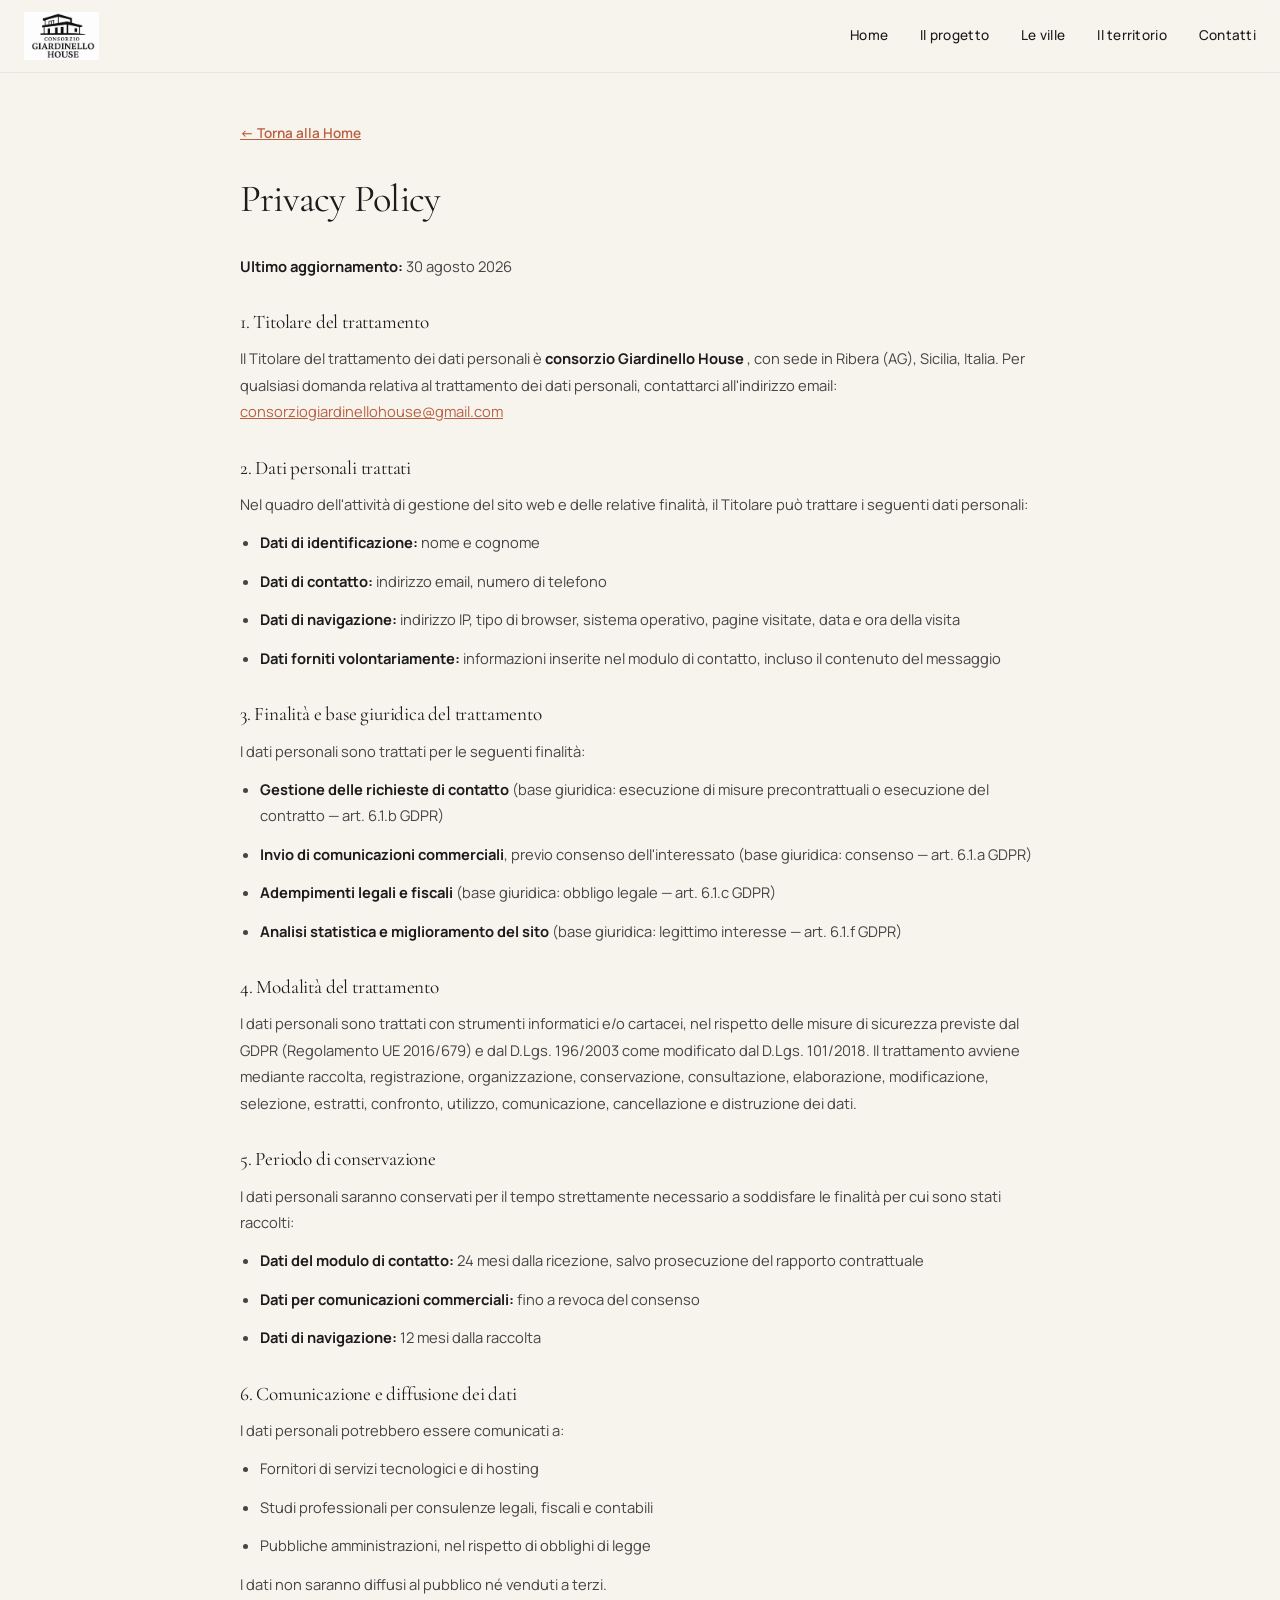
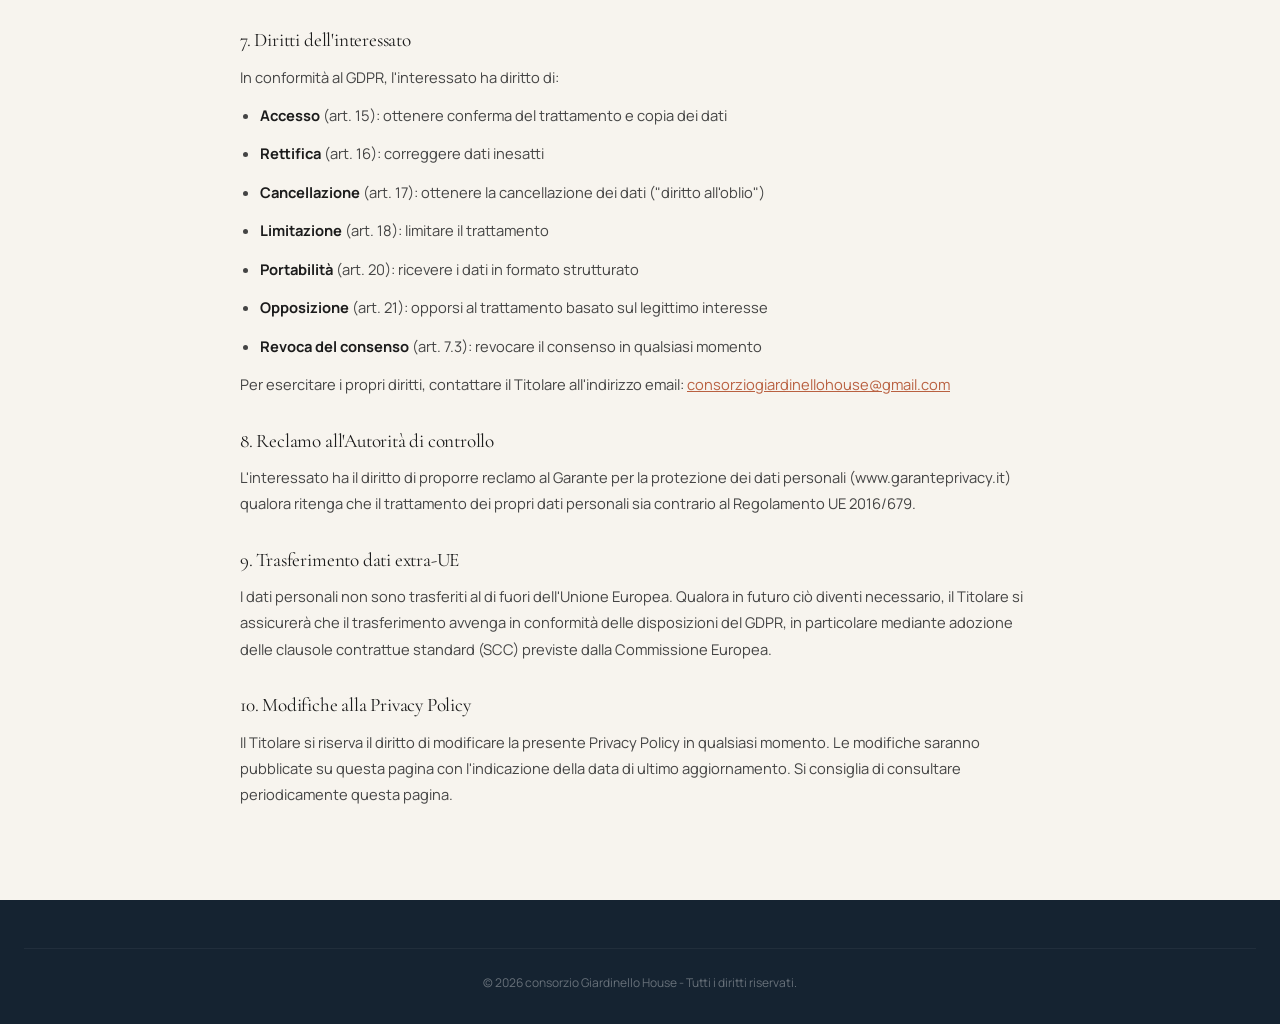
<file: privacy-policy.html>
<!DOCTYPE html>
<html lang="it">
<head>
  <meta charset="UTF-8">
  <meta name="viewport" content="width=device-width, initial-scale=1.0">
  <title>Privacy Policy | Giardinello House</title>
  <link rel="preconnect" href="https://fonts.googleapis.com">
  <link rel="preconnect" href="https://fonts.gstatic.com" crossorigin>
  <link href="https://fonts.googleapis.com/css2?family=Cormorant+Garamond:wght@400;500;600&family=Manrope:wght@400;500;600;700&display=swap" rel="stylesheet">
  <link rel="stylesheet" href="css/styles.css">
  <style>
    .legal-page { padding: 120px 0 80px; background: var(--bianco-avorio); min-height: 100dvh; }
    .legal-content { max-width: 800px; margin: 0 auto; }
    .legal-content h1 { font-size: clamp(1.8rem, 3vw, 2.4rem); margin-bottom: 32px; color: var(--testo-antracite); }
    .legal-content h2 { font-size: 1.2rem; margin-top: 32px; margin-bottom: 12px; color: var(--testo-antracite); }
    .legal-content p, .legal-content li { font-size: 0.92rem; line-height: 1.8; color: #444; margin-bottom: 12px; }
    .legal-content ul { padding-left: 20px; list-style: disc; }
    .legal-content a { color: var(--terracotta); text-decoration: underline; }
    .legal-content strong { color: var(--testo-antracite); }
    .legal-back { display: inline-flex; align-items: center; gap: 6px; margin-bottom: 32px; font-size: 0.85rem; font-weight: 600; color: var(--terracotta); text-decoration: none; }
    .legal-back:hover { text-decoration: underline; }
  </style>
</head>
<body>
  <header class="header scrolled">
    <div class="header-inner">
      <a href="index.html" class="logo"><img src="assets/logo_consorzio_giardinello.png" alt="Giardinello House" class="logo-img"></a>
      <nav class="nav-links">
        <a href="index.html">Home</a>
        <a href="index.html#value">Il progetto</a>
        <a href="index.html#residenze">Le ville</a>
        <a href="index.html#territorio">Il territorio</a>
        <a href="index.html#contatti">Contatti</a>
      </nav>
    </div>
  </header>

  <main class="legal-page">
    <div class="container">
      <div class="legal-content">
        <a href="index.html" class="legal-back">&larr; Torna alla Home</a>
        <h1>Privacy Policy</h1>
        <p><strong>Ultimo aggiornamento:</strong> 30 agosto 2026</p>

        <h2>1. Titolare del trattamento</h2>
        <p>Il Titolare del trattamento dei dati personali è <strong>consorzio Giardinello House </strong>, con sede in Ribera (AG), Sicilia, Italia. Per qualsiasi domanda relativa al trattamento dei dati personali, contattarci all'indirizzo email: <a href="mailto:consorziogiardinellohouse@gmail.com">consorziogiardinellohouse@gmail.com</a></p>

        <h2>2. Dati personali trattati</h2>
        <p>Nel quadro dell'attività di gestione del sito web e delle relative finalità, il Titolare può trattare i seguenti dati personali:</p>
        <ul>
          <li><strong>Dati di identificazione:</strong> nome e cognome</li>
          <li><strong>Dati di contatto:</strong> indirizzo email, numero di telefono</li>
          <li><strong>Dati di navigazione:</strong> indirizzo IP, tipo di browser, sistema operativo, pagine visitate, data e ora della visita</li>
          <li><strong>Dati forniti volontariamente:</strong> informazioni inserite nel modulo di contatto, incluso il contenuto del messaggio</li>
        </ul>

        <h2>3. Finalità e base giuridica del trattamento</h2>
        <p>I dati personali sono trattati per le seguenti finalità:</p>
        <ul>
          <li><strong>Gestione delle richieste di contatto</strong> (base giuridica: esecuzione di misure precontrattuali o esecuzione del contratto — art. 6.1.b GDPR)</li>
          <li><strong>Invio di comunicazioni commerciali</strong>, previo consenso dell'interessato (base giuridica: consenso — art. 6.1.a GDPR)</li>
          <li><strong>Adempimenti legali e fiscali</strong> (base giuridica: obbligo legale — art. 6.1.c GDPR)</li>
          <li><strong>Analisi statistica e miglioramento del sito</strong> (base giuridica: legittimo interesse — art. 6.1.f GDPR)</li>
        </ul>

        <h2>4. Modalità del trattamento</h2>
        <p>I dati personali sono trattati con strumenti informatici e/o cartacei, nel rispetto delle misure di sicurezza previste dal GDPR (Regolamento UE 2016/679) e dal D.Lgs. 196/2003 come modificato dal D.Lgs. 101/2018. Il trattamento avviene mediante raccolta, registrazione, organizzazione, conservazione, consultazione, elaborazione, modificazione, selezione, estratti, confronto, utilizzo, comunicazione, cancellazione e distruzione dei dati.</p>

        <h2>5. Periodo di conservazione</h2>
        <p>I dati personali saranno conservati per il tempo strettamente necessario a soddisfare le finalità per cui sono stati raccolti:</p>
        <ul>
          <li><strong>Dati del modulo di contatto:</strong> 24 mesi dalla ricezione, salvo prosecuzione del rapporto contrattuale</li>
          <li><strong>Dati per comunicazioni commerciali:</strong> fino a revoca del consenso</li>
          <li><strong>Dati di navigazione:</strong> 12 mesi dalla raccolta</li>
        </ul>

        <h2>6. Comunicazione e diffusione dei dati</h2>
        <p>I dati personali potrebbero essere comunicati a:</p>
        <ul>
          <li>Fornitori di servizi tecnologici e di hosting</li>
          <li>Studi professionali per consulenze legali, fiscali e contabili</li>
          <li>Pubbliche amministrazioni, nel rispetto di obblighi di legge</li>
        </ul>
        <p>I dati non saranno diffusi al pubblico né venduti a terzi.</p>

        <h2>7. Diritti dell'interessato</h2>
        <p>In conformità al GDPR, l'interessato ha diritto di:</p>
        <ul>
          <li><strong>Accesso</strong> (art. 15): ottenere conferma del trattamento e copia dei dati</li>
          <li><strong>Rettifica</strong> (art. 16): correggere dati inesatti</li>
          <li><strong>Cancellazione</strong> (art. 17): ottenere la cancellazione dei dati ("diritto all'oblio")</li>
          <li><strong>Limitazione</strong> (art. 18): limitare il trattamento</li>
          <li><strong>Portabilità</strong> (art. 20): ricevere i dati in formato strutturato</li>
          <li><strong>Opposizione</strong> (art. 21): opporsi al trattamento basato sul legittimo interesse</li>
          <li><strong>Revoca del consenso</strong> (art. 7.3): revocare il consenso in qualsiasi momento</li>
        </ul>
        <p>Per esercitare i propri diritti, contattare il Titolare all'indirizzo email: <a href="mailto:consorziogiardinellohouse@gmail.com">consorziogiardinellohouse@gmail.com</a></p>

        <h2>8. Reclamo all'Autorità di controllo</h2>
        <p>L'interessato ha il diritto di proporre reclamo al Garante per la protezione dei dati personali (www.garanteprivacy.it) qualora ritenga che il trattamento dei propri dati personali sia contrario al Regolamento UE 2016/679.</p>

        <h2>9. Trasferimento dati extra-UE</h2>
        <p>I dati personali non sono trasferiti al di fuori dell'Unione Europea. Qualora in futuro ciò diventi necessario, il Titolare si assicurerà che il trasferimento avvenga in conformità delle disposizioni del GDPR, in particolare mediante adozione delle clausole contrattue standard (SCC) previste dalla Commissione Europea.</p>

        <h2>10. Modifiche alla Privacy Policy</h2>
        <p>Il Titolare si riserva il diritto di modificare la presente Privacy Policy in qualsiasi momento. Le modifiche saranno pubblicate su questa pagina con l'indicazione della data di ultimo aggiornamento. Si consiglia di consultare periodicamente questa pagina.</p>
      </div>
    </div>
  </main>

  <footer class="footer">
    <div class="container">
      <div class="footer-bottom">
        &copy; 2026 consorzio Giardinello House - Tutti i diritti riservati.
      </div>
    </div>
  </footer>
</body>
</html>
</file>
<file: css/styles.css>
/* ============================================
   GIARDINELLO HOUSE - Landing Page Styles
   Luxury Mediterranean Minimalism
   ============================================ */

/* --- Reset & Base --- */
*, *::before, *::after { box-sizing: border-box; margin: 0; padding: 0; }

:root {
  --bianco-avorio: #F7F4EE;
  --sabbia-chiara: #E5D3BF;
  --terracotta: #B96040;
  --verde-salvia: #899B68;
  --azzurro-polvere: #91BCD6;
  --blu-notte: #152331;
  --testo-antracite: #1B1B1B;
  --bianco: #FFFFFF;
  --font-serif: 'Cormorant Garamond', 'Playfair Display', Georgia, serif;
  --font-sans: 'Manrope', 'DM Sans', system-ui, sans-serif;
  --max-width: 1280px;
  --header-height: 72px;
}

html { scroll-behavior: smooth; font-size: 16px; }

body {
  font-family: var(--font-sans);
  color: var(--testo-antracite);
  background: var(--bianco-avorio);
  line-height: 1.6;
  -webkit-font-smoothing: antialiased;
  overflow-x: hidden;
}

img { max-width: 100%; height: auto; display: block; }
a { text-decoration: none; color: inherit; }
ul { list-style: none; }

.container {
  width: 100%;
  max-width: var(--max-width);
  margin: 0 auto;
  padding: 0 24px;
}

/* --- Typography --- */
h1, h2, h3, h4 { font-family: var(--font-serif); font-weight: 400; line-height: 1.15; }

h1 { font-size: clamp(2.2rem, 5vw, 4rem); letter-spacing: -0.02em; }
h2 { font-size: clamp(1.8rem, 3.5vw, 2.8rem); letter-spacing: -0.01em; }
h3 { font-size: clamp(1.3rem, 2vw, 1.6rem); }
h4 { font-size: 1.1rem; font-family: var(--font-sans); font-weight: 600; }

.section-label {
  font-family: var(--font-sans);
  font-size: 0.75rem;
  font-weight: 600;
  letter-spacing: 0.15em;
  text-transform: uppercase;
  color: var(--terracotta);
  margin-bottom: 16px;
  display: block;
}

/* --- Header --- */
.header {
  position: fixed;
  top: 0; left: 0; right: 0;
  z-index: 1000;
  height: var(--header-height);
  display: flex;
  align-items: center;
  transition: background 0.4s, box-shadow 0.4s, backdrop-filter 0.4s;
}

.header.scrolled {
  background: rgba(247, 244, 238, 0.92);
  backdrop-filter: blur(12px);
  box-shadow: 0 1px 0 rgba(0,0,0,0.06);
}

.header-inner {
  display: flex;
  align-items: center;
  justify-content: space-between;
  width: 100%;
  max-width: var(--max-width);
  margin: 0 auto;
  padding: 0 24px;
}

.logo {
  display: flex;
  align-items: center;
  transition: opacity 0.3s;
}

.logo:hover { opacity: 0.8; }

.logo-img {
  height: 48px;
  width: auto;
  transition: filter 0.4s, height 0.3s;
}

/* Hero: logo bianco su sfondo scuro */
.hero .logo-img {
  filter: invert(1);
  mix-blend-mode: screen;
}

/* Header scrolled: logo originale su sfondo chiaro */
.header.scrolled .logo-img {
  filter: none;
  mix-blend-mode: normal;
}

.logo span { font-weight: 600; }

.nav-links {
  display: flex;
  gap: 32px;
  align-items: center;
}

.nav-links a {
  font-size: 0.85rem;
  font-weight: 500;
  color: rgba(255,255,255,0.85);
  transition: color 0.3s;
  letter-spacing: 0.02em;
}

.nav-links a:hover { color: var(--terracotta); }

.nav-download {
  display: inline-flex;
  align-items: center;
  padding: 6px 12px;
  border: 1px solid rgba(255,255,255,0.3);
  border-radius: 2px;
  font-size: 0.78rem !important;
  transition: all 0.3s !important;
}

.header.scrolled .nav-download {
  border-color: rgba(27,27,27,0.2);
  color: var(--testo-antracite);
}

.nav-download:hover {
  border-color: var(--terracotta) !important;
  color: var(--terracotta) !important;
}

/* Scrolled header: menu items dark */
.header.scrolled .nav-links a {
  color: var(--testo-antracite);
}

.header.scrolled .nav-links a:hover {
  color: var(--terracotta);
}

.header.scrolled .lang-switch button {
  border-color: rgba(27,27,27,0.2);
  color: var(--testo-antracite);
}

.header.scrolled .lang-switch button.active {
  background: var(--terracotta);
  border-color: var(--terracotta);
  color: var(--bianco);
}

.lang-switch {
  display: flex;
  gap: 4px;
  margin-left: 16px;
}

.lang-switch button {
  background: none;
  border: 1px solid rgba(255,255,255,0.3);
  color: rgba(255,255,255,0.85);
  font-size: 0.75rem;
  font-weight: 600;
  padding: 4px 10px;
  cursor: pointer;
  transition: all 0.3s;
  letter-spacing: 0.05em;
}

.lang-switch button.active {
  background: var(--terracotta);
  border-color: var(--terracotta);
  color: var(--bianco);
}

/* Hamburger */
.hamburger {
  display: none;
  flex-direction: column;
  gap: 5px;
  background: none;
  border: none;
  cursor: pointer;
  padding: 4px;
  z-index: 1001;
}

.hamburger span {
  display: block;
  width: 24px;
  height: 2px;
  background: var(--bianco);
  transition: all 0.3s;
}

.header.scrolled .hamburger span { background: var(--testo-antracite); }

.hamburger.open span:nth-child(1) { transform: rotate(45deg) translate(5px, 5px); }
.hamburger.open span:nth-child(2) { opacity: 0; }
.hamburger.open span:nth-child(3) { transform: rotate(-45deg) translate(5px, -5px); }

/* Mobile nav */
.mobile-nav {
  position: fixed;
  top: 0; left: 0; right: 0; bottom: 0;
  background: var(--bianco-avorio);
  z-index: 999;
  display: flex;
  flex-direction: column;
  align-items: center;
  justify-content: center;
  gap: 24px;
  opacity: 0;
  pointer-events: none;
  transition: opacity 0.3s;
}

.mobile-nav.open { opacity: 1; pointer-events: all; }

.mobile-nav a {
  font-family: var(--font-serif);
  font-size: 1.8rem;
  color: var(--testo-antracite);
  transition: color 0.3s;
}

.mobile-nav a:hover { color: var(--terracotta); }

.mobile-nav .lang-switch-mobile {
  margin-top: 24px;
  display: flex;
  gap: 8px;
}

.mobile-nav .lang-switch-mobile button {
  background: none;
  border: 1px solid rgba(27,27,27,0.2);
  color: var(--testo-antracite);
  font-size: 0.85rem;
  font-weight: 600;
  padding: 8px 16px;
  cursor: pointer;
  transition: all 0.3s;
}

.mobile-nav .lang-switch-mobile button.active {
  background: var(--terracotta);
  border-color: var(--terracotta);
  color: var(--bianco);
}

/* --- Hero Section --- */
.hero {
  position: relative;
  min-height: 100dvh;
  display: flex;
  align-items: flex-end;
  padding-bottom: 80px;
  overflow: hidden;
}

.hero-bg {
  position: absolute;
  inset: 0;
  z-index: 0;
  overflow: hidden;
  background: #1a1a1a;
}

.hero-bg video {
  position: absolute;
  top: 0; left: 0;
  width: 100%; height: 100%;
  object-fit: cover;
  object-position: center 30%;
  transform: scale(1.05);
}

.hero-bg .hero-fallback {
  position: absolute;
  top: 0; left: 0;
  width: 100%; height: 100%;
  object-fit: cover;
  object-position: center 30%;
  transform: scale(1.05);
}

.hero-video-hidden .hero-video { display: none; }
.hero-video-hidden .hero-fallback { display: block !important; }

.hero-overlay {
  position: absolute;
  inset: 0;
  background: linear-gradient(
    to bottom,
    rgba(21, 35, 49, 0.15) 0%,
    rgba(21, 35, 49, 0.35) 50%,
    rgba(21, 35, 49, 0.65) 100%
  );
  z-index: 1;
}

.hero-content {
  position: relative;
  z-index: 2;
  max-width: 680px;
  color: var(--bianco);
  padding: 0 24px;
  margin: 0 auto;
  text-align: center;
}

.hero-eyebrow {
  font-size: 0.75rem;
  font-weight: 500;
  letter-spacing: 0.2em;
  text-transform: uppercase;
  margin-bottom: 20px;
  opacity: 0.85;
}

.hero h1 { margin-bottom: 20px; }

.hero-subtitle {
  font-size: 1.05rem;
  font-weight: 400;
  margin-bottom: 16px;
  opacity: 0.9;
  max-width: 540px;
  margin-left: auto;
  margin-right: auto;
}

.hero-text {
  font-size: 0.9rem;
  opacity: 0.8;
  margin-bottom: 32px;
  max-width: 480px;
  margin-left: auto;
  margin-right: auto;
  line-height: 1.7;
}

.hero-ctas {
  display: flex;
  gap: 16px;
  justify-content: center;
  flex-wrap: wrap;
  margin-bottom: 20px;
}

.btn-primary {
  display: inline-block;
  background: var(--terracotta);
  color: var(--bianco);
  font-size: 0.85rem;
  font-weight: 600;
  padding: 14px 32px;
  border: none;
  cursor: pointer;
  transition: all 0.3s;
  letter-spacing: 0.03em;
}

.btn-primary:hover { background: #a35235; transform: translateY(-1px); }

.btn-secondary {
  display: inline-block;
  background: transparent;
  color: var(--bianco);
  font-size: 0.85rem;
  font-weight: 600;
  padding: 14px 32px;
  border: 1px solid rgba(255,255,255,0.5);
  cursor: pointer;
  transition: all 0.3s;
  letter-spacing: 0.03em;
}

.btn-secondary:hover { border-color: var(--bianco); background: rgba(255,255,255,0.1); }

.hero-micro {
  font-size: 0.75rem;
  opacity: 0.65;
  margin-bottom: 48px;
  letter-spacing: 0.05em;
}

.scroll-indicator {
  display: flex;
  flex-direction: column;
  align-items: center;
  gap: 8px;
  opacity: 0.5;
  animation: float 2.5s ease-in-out infinite;
}

.scroll-indicator span {
  font-size: 0.7rem;
  letter-spacing: 0.15em;
  text-transform: uppercase;
}

.scroll-indicator svg {
  width: 20px;
  height: 20px;
  stroke: var(--bianco);
  stroke-width: 1.5;
  fill: none;
}

@keyframes float {
  0%, 100% { transform: translateY(0); }
  50% { transform: translateY(6px); }
}

/* --- Value Proposition --- */
.value-prop {
  padding: 100px 0;
  background: var(--bianco-avorio);
}

.value-grid {
  display: grid;
  grid-template-columns: 1fr 1fr;
  gap: 64px;
  align-items: start;
}

.value-text h2 { margin-bottom: 24px; }

.value-text p {
  font-size: 1rem;
  line-height: 1.8;
  color: #444;
  max-width: 50ch;
}

.value-features {
  display: grid;
  grid-template-columns: 1fr 1fr;
  gap: 32px;
}

.value-feature {
  padding: 24px 0;
  border-top: 1px solid var(--sabbia-chiara);
}

.value-feature-icon {
  width: 36px;
  height: 36px;
  margin-bottom: 12px;
  stroke: var(--terracotta);
  stroke-width: 1.5;
  fill: none;
}

.value-feature h4 {
  margin-bottom: 8px;
  font-size: 0.95rem;
}

.value-feature p {
  font-size: 0.85rem;
  color: #666;
  line-height: 1.6;
}

.value-note {
  margin-top: 40px;
  font-size: 0.75rem;
  color: #999;
  font-style: italic;
}

/* --- Residenze (Villas) --- */
.residenze {
  padding: 100px 0;
  background: var(--bianco);
}

.residenze-header {
  text-align: center;
  max-width: 600px;
  margin: 0 auto 64px;
}

.residenze-header h2 { margin-bottom: 16px; }
.residenze-header p { color: #666; font-size: 0.95rem; }

.villa-card {
  display: grid;
  grid-template-columns: 1.2fr 1fr;
  gap: 0;
  margin-bottom: 80px;
  align-items: stretch;
}

.villa-card:nth-child(even) { direction: rtl; }
.villa-card:nth-child(even) > * { direction: ltr; }

.villa-image {
  position: relative;
  overflow: hidden;
  cursor: pointer;
  min-height: 400px;
}

.villa-image img {
  width: 100%;
  height: 100%;
  object-fit: cover;
  transition: transform 0.6s ease;
}

.villa-image:hover img { transform: scale(1.03); }

.villa-image-badge {
  position: absolute;
  top: 24px;
  left: 24px;
  padding: 6px 14px;
  font-size: 0.7rem;
  font-weight: 600;
  letter-spacing: 0.1em;
  text-transform: uppercase;
  color: var(--bianco);
  z-index: 2;
}

.villa-info {
  padding: 48px 40px;
  display: flex;
  flex-direction: column;
  justify-content: center;
}

.villa-info h3 {
  font-size: 1.8rem;
  margin-bottom: 16px;
}

.villa-info > p {
  font-size: 0.95rem;
  color: #555;
  line-height: 1.7;
  margin-bottom: 24px;
}

.villa-points {
  margin-bottom: 32px;
}

.villa-points li {
  padding: 8px 0;
  font-size: 0.88rem;
  color: #444;
  display: flex;
  align-items: center;
  gap: 10px;
}

.villa-points li::before {
  content: '';
  width: 6px;
  height: 6px;
  border-radius: 50%;
  flex-shrink: 0;
}

.villa-info .btn-outline {
  display: inline-block;
  font-size: 0.85rem;
  font-weight: 600;
  padding: 12px 28px;
  border: 1.5px solid var(--testo-antracite);
  color: var(--testo-antracite);
  background: transparent;
  cursor: pointer;
  transition: all 0.3s;
  align-self: flex-start;
  letter-spacing: 0.03em;
}

.villa-info .btn-outline:hover {
  background: var(--testo-antracite);
  color: var(--bianco);
}

/* Villa color accents */
.villa-smeraldo .villa-image-badge { background: var(--verde-salvia); }
.villa-smeraldo .villa-points li::before { background: var(--verde-salvia); }
.villa-corallo .villa-image-badge { background: var(--terracotta); }
.villa-corallo .villa-points li::before { background: var(--terracotta); }
.villa-perla .villa-image-badge { background: var(--sabbia-chiara); color: var(--testo-antracite); }
.villa-perla .villa-points li::before { background: var(--sabbia-chiara); }
.villa-azzurra .villa-image-badge { background: var(--azzurro-polvere); }
.villa-azzurra .villa-points li::before { background: var(--azzurro-polvere); }

/* --- Territorio --- */
.territorio {
  padding: 100px 0;
  background: var(--bianco-avorio);
}

.territorio-header {
  max-width: 600px;
  margin-bottom: 48px;
}

.territorio-header h2 { margin-bottom: 16px; }
.territorio-header p { color: #555; font-size: 0.95rem; line-height: 1.7; }

/* --- Slideshow Territorio --- */
.territorio-slideshow {
  margin-bottom: 48px;
}

.slideshow-container {
  position: relative;
  width: 100%;
  height: 420px;
  overflow: hidden;
  background: #1a1a1a;
  cursor: pointer;
}

.slide {
  position: absolute;
  inset: 0;
  width: 100%;
  height: 100%;
  object-fit: cover;
  opacity: 0;
  transition: opacity 0.8s ease;
}

.slide.active {
  opacity: 1;
}

.slideshow-prev,
.slideshow-next {
  position: absolute;
  top: 50%;
  transform: translateY(-50%);
  width: 44px;
  height: 44px;
  background: rgba(0,0,0,0.35);
  border: none;
  color: #fff;
  font-size: 1.3rem;
  cursor: pointer;
  display: flex;
  align-items: center;
  justify-content: center;
  transition: background 0.3s;
  z-index: 2;
  opacity: 0;
}

.slideshow-container:hover .slideshow-prev,
.slideshow-container:hover .slideshow-next {
  opacity: 1;
}

.slideshow-prev { left: 12px; }
.slideshow-next { right: 12px; }

.slideshow-prev:hover,
.slideshow-next:hover {
  background: rgba(0,0,0,0.6);
}

.slideshow-dots {
  display: flex;
  justify-content: center;
  gap: 8px;
  padding: 16px 0 0;
}

.slideshow-dot {
  width: 8px;
  height: 8px;
  border-radius: 50%;
  border: 1.5px solid var(--terracotta);
  background: transparent;
  cursor: pointer;
  padding: 0;
  transition: background 0.3s;
}

.slideshow-dot.active {
  background: var(--terracotta);
}

/* Responsive slideshow */
@media (max-width: 768px) {
  .slideshow-container { height: 260px; }
  .slideshow-prev, .slideshow-next { width: 36px; height: 36px; font-size: 1rem; opacity: 1; }
}

@media (max-width: 480px) {
  .slideshow-container { height: 200px; }
}

.territorio-attractions {
  display: grid;
  grid-template-columns: repeat(3, 1fr);
  gap: 24px;
  margin-bottom: 32px;
}

.attraction-item {
  padding: 20px;
  border-left: 2px solid var(--terracotta);
}

.attraction-item h4 {
  font-size: 0.95rem;
  margin-bottom: 4px;
}

.attraction-item p {
  font-size: 0.82rem;
  color: #777;
}

.territorio-quote {
  font-family: var(--font-serif);
  font-size: 1.15rem;
  color: var(--terracotta);
  font-style: italic;
  text-align: center;
  padding: 32px 0;
  border-top: 1px solid var(--sabbia-chiara);
}

/* --- Masterplan --- */
.masterplan {
  padding: 100px 0;
  background: var(--bianco);
}

.masterplan-grid {
  display: grid;
  grid-template-columns: 1fr 1fr;
  gap: 64px;
  align-items: center;
}

.masterplan-image {
  overflow: hidden;
}

.masterplan-image img {
  width: 100%;
  border: 1px solid #eee;
}

.masterplan-text h2 { margin-bottom: 20px; }
.masterplan-text > p { color: #555; line-height: 1.7; margin-bottom: 28px; }

.masterplan-features {
  display: grid;
  grid-template-columns: 1fr 1fr;
  gap: 16px;
  margin-bottom: 32px;
}

.masterplan-feature {
  padding: 12px 0;
  font-size: 0.88rem;
  color: #444;
  display: flex;
  align-items: center;
  gap: 8px;
}

.masterplan-feature::before {
  content: '';
  width: 5px;
  height: 5px;
  background: var(--verde-salvia);
  border-radius: 50%;
  flex-shrink: 0;
}

.masterplan-note {
  font-size: 0.75rem;
  color: #999;
  font-style: italic;
  padding-top: 16px;
  border-top: 1px solid #eee;
}

/* --- Community --- */
.community {
  padding: 120px 0;
  background: var(--blu-notte);
  color: var(--bianco);
  text-align: center;
}

.community h2 {
  max-width: 600px;
  margin: 0 auto 24px;
}

.community > .container > p {
  max-width: 600px;
  margin: 0 auto 48px;
  font-size: 0.95rem;
  line-height: 1.8;
  opacity: 0.8;
}

.community-words {
  display: flex;
  justify-content: center;
  gap: 48px;
  flex-wrap: wrap;
}

.community-word {
  font-family: var(--font-serif);
  font-size: clamp(1.5rem, 3vw, 2.2rem);
  font-weight: 300;
  opacity: 0.9;
}

.community-word::after {
  content: '.';
  color: var(--terracotta);
}

/* --- CTA / Contact --- */
.cta-contact {
  padding: 100px 0;
  background: var(--bianco-avorio);
}

.cta-contact-grid {
  display: grid;
  grid-template-columns: 1fr 1.1fr;
  gap: 64px;
  align-items: start;
}

.cta-text h2 { margin-bottom: 20px; }
.cta-text > p { color: #555; line-height: 1.7; margin-bottom: 40px; }

.contact-form { display: flex; flex-direction: column; gap: 20px; }

.form-row { display: grid; grid-template-columns: 1fr 1fr; gap: 20px; }

.form-group { display: flex; flex-direction: column; gap: 6px; }

.form-group label {
  font-size: 0.78rem;
  font-weight: 600;
  letter-spacing: 0.05em;
  text-transform: uppercase;
  color: #666;
}

.form-group input,
.form-group select,
.form-group textarea {
  font-family: var(--font-sans);
  font-size: 0.9rem;
  padding: 12px 16px;
  border: 1px solid #ddd;
  background: var(--bianco);
  color: var(--testo-antracite);
  transition: border-color 0.3s;
  outline: none;
}

.form-group input:focus,
.form-group select:focus,
.form-group textarea:focus {
  border-color: var(--terracotta);
}

.form-group textarea { resize: vertical; min-height: 100px; }

.form-group select {
  appearance: none;
  background-image: url("data:image/svg+xml,%3Csvg xmlns='http://www.w3.org/2000/svg' width='12' height='12' viewBox='0 0 24 24' fill='none' stroke='%23666' stroke-width='2'%3E%3Cpath d='M6 9l6 6 6-6'/%3E%3C/svg%3E");
  background-repeat: no-repeat;
  background-position: right 14px center;
  padding-right: 36px;
}

.checkbox-group {
  display: flex;
  align-items: flex-start;
  gap: 10px;
  font-size: 0.82rem;
  color: #666;
}

.checkbox-group input[type="checkbox"] {
  margin-top: 3px;
  accent-color: var(--terracotta);
}

.form-submit {
  display: inline-block;
  background: var(--terracotta);
  color: var(--bianco);
  font-size: 0.9rem;
  font-weight: 600;
  padding: 16px 40px;
  border: none;
  cursor: pointer;
  transition: all 0.3s;
  letter-spacing: 0.03em;
  align-self: flex-start;
}

.form-submit:hover { background: #a35235; }

.form-success {
  display: none;
  padding: 20px;
  background: #e8f5e9;
  color: #2e7d32;
  font-size: 0.9rem;
  text-align: center;
}

.form-success.visible { display: block; }

/* Contact details */
.contact-details {
  margin-top: 48px;
  padding-top: 32px;
  border-top: 1px solid #ddd;
  display: grid;
  grid-template-columns: 1fr 1fr;
  gap: 32px;
}

.contact-details h4 {
  font-size: 0.8rem;
  letter-spacing: 0.1em;
  text-transform: uppercase;
  color: #999;
  margin-bottom: 12px;
}

.contact-details p,
.contact-details a {
  font-size: 0.88rem;
  color: #444;
  line-height: 1.8;
}

.contact-details a:hover { color: var(--terracotta); }

.contact-privacy {
  margin-top: 24px;
  font-size: 0.75rem;
  color: #999;
  font-style: italic;
}

/* --- Footer --- */
.footer {
  padding: 48px 0 32px;
  background: var(--blu-notte);
  color: rgba(255,255,255,0.7);
}

.footer-inner {
  display: flex;
  justify-content: space-between;
  align-items: flex-start;
  flex-wrap: wrap;
  gap: 32px;
  margin-bottom: 32px;
}

.footer-brand .logo-img {
  height: 48px;
  filter: invert(1);
  mix-blend-mode: screen;
}

.footer-brand p {
  font-size: 0.8rem;
  opacity: 0.6;
}

.footer-links {
  display: flex;
  gap: 48px;
}

.footer-col h5 {
  font-size: 0.75rem;
  font-weight: 600;
  letter-spacing: 0.1em;
  text-transform: uppercase;
  color: rgba(255,255,255,0.5);
  margin-bottom: 12px;
}

.footer-col a {
  display: block;
  font-size: 0.85rem;
  color: rgba(255,255,255,0.7);
  padding: 3px 0;
  transition: color 0.3s;
}

.footer-col a:hover { color: var(--terracotta); }

.footer-social {
  display: flex;
  gap: 16px;
  margin-top: 8px;
}

.footer-social a {
  width: 36px;
  height: 36px;
  border: 1px solid rgba(255,255,255,0.2);
  display: flex;
  align-items: center;
  justify-content: center;
  transition: all 0.3s;
}

.footer-social a:hover {
  border-color: var(--terracotta);
  background: var(--terracotta);
}

.footer-social svg {
  width: 16px;
  height: 16px;
  fill: rgba(255,255,255,0.7);
}

.footer-bottom {
  padding-top: 24px;
  border-top: 1px solid rgba(255,255,255,0.1);
  text-align: center;
  font-size: 0.75rem;
  opacity: 0.5;
  display: flex;
  justify-content: center;
  gap: 4px;
}

.footer-credits a {
  color: inherit;
  text-decoration: none;
}
.footer-credits a:hover {
  text-decoration: underline;
}

/* --- WhatsApp Button --- */
.whatsapp-btn {
  position: fixed;
  bottom: 28px;
  right: 28px;
  z-index: 900;
  display: flex;
  align-items: center;
  gap: 8px;
  background: #25D366;
  color: var(--bianco);
  padding: 12px 20px;
  font-size: 0.82rem;
  font-weight: 600;
  border: none;
  cursor: pointer;
  box-shadow: 0 4px 16px rgba(37, 211, 102, 0.35);
  transition: all 0.3s;
  text-decoration: none;
}

.whatsapp-btn:hover {
  transform: translateY(-2px);
  box-shadow: 0 6px 24px rgba(37, 211, 102, 0.45);
}

.whatsapp-btn svg {
  width: 20px;
  height: 20px;
  fill: var(--bianco);
}

/* --- Modal --- */
.modal-overlay {
  position: fixed;
  inset: 0;
  background: rgba(21, 35, 49, 0.85);
  z-index: 2000;
  display: flex;
  align-items: center;
  justify-content: center;
  opacity: 0;
  pointer-events: none;
  transition: opacity 0.35s;
  padding: 24px;
}

.modal-overlay.open {
  opacity: 1;
  pointer-events: all;
}

.modal {
  background: var(--bianco);
  max-width: 900px;
  width: 100%;
  max-height: 90vh;
  overflow-y: auto;
  position: relative;
  transform: translateY(20px);
  transition: transform 0.35s;
}

.modal-overlay.open .modal { transform: translateY(0); }

.modal-close {
  position: absolute;
  top: 16px;
  right: 16px;
  width: 40px;
  height: 40px;
  background: var(--bianco);
  border: none;
  cursor: pointer;
  z-index: 10;
  display: flex;
  align-items: center;
  justify-content: center;
  font-size: 1.4rem;
  color: var(--testo-antracite);
  transition: background 0.3s;
}

.modal-close:hover { background: #f0f0f0; }

.modal-hero {
  width: 100%;
  height: 350px;
  overflow: hidden;
}

.modal-hero img {
  width: 100%;
  height: 100%;
  object-fit: cover;
}

.modal-body { padding: 40px; }

.modal-body h2 {
  margin-bottom: 16px;
}

.modal-body > p {
  color: #555;
  line-height: 1.7;
  margin-bottom: 24px;
}

.modal-features {
  display: grid;
  grid-template-columns: 1fr 1fr;
  gap: 16px;
  margin-bottom: 32px;
}

.modal-feature {
  padding: 12px 16px;
  background: var(--bianco-avorio);
  font-size: 0.88rem;
  display: flex;
  align-items: center;
  gap: 8px;
}

.modal-feature::before {
  content: '';
  width: 5px;
  height: 5px;
  border-radius: 50%;
  flex-shrink: 0;
}

.modal-cta {
  display: inline-block;
  background: var(--terracotta);
  color: var(--bianco);
  font-size: 0.85rem;
  font-weight: 600;
  padding: 14px 32px;
  border: none;
  cursor: pointer;
  transition: all 0.3s;
}

.modal-cta:hover { background: #a35235; }

.modal-disclaimer {
  margin-top: 24px;
  font-size: 0.72rem;
  color: #999;
  font-style: italic;
}

/* --- Lightbox --- */
.lightbox-overlay {
  position: fixed;
  inset: 0;
  background: rgba(0,0,0,0.92);
  z-index: 3000;
  display: flex;
  align-items: center;
  justify-content: center;
  opacity: 0;
  pointer-events: none;
  transition: opacity 0.3s;
}

.lightbox-overlay.open {
  opacity: 1;
  pointer-events: all;
}

.lightbox-overlay img {
  max-width: 90vw;
  max-height: 85vh;
  object-fit: contain;
}

.lightbox-close {
  position: absolute;
  top: 20px;
  right: 20px;
  width: 44px;
  height: 44px;
  background: none;
  border: none;
  cursor: pointer;
  color: var(--bianco);
  font-size: 2rem;
}

/* --- Animations --- */
.fade-in {
  opacity: 0;
  transform: translateY(24px);
  transition: opacity 0.7s ease, transform 0.7s ease;
}

.fade-in.visible {
  opacity: 1;
  transform: translateY(0);
}

/* --- Scroll to top --- */
.scroll-top {
  position: fixed;
  bottom: 28px;
  left: 28px;
  z-index: 900;
  width: 44px;
  height: 44px;
  background: rgba(21,35,49,0.8);
  border: none;
  cursor: pointer;
  display: flex;
  align-items: center;
  justify-content: center;
  opacity: 0;
  pointer-events: none;
  transition: all 0.3s;
}

.scroll-top.visible {
  opacity: 1;
  pointer-events: all;
}

.scroll-top:hover { background: var(--blu-notte); }

.scroll-top svg {
  width: 18px;
  height: 18px;
  stroke: var(--bianco);
  stroke-width: 2;
  fill: none;
}

/* --- Depliant Overlay --- */
.depliant-overlay {
  position: fixed;
  inset: 0;
  z-index: 5000;
  background: rgba(21, 35, 49, 0.92);
  backdrop-filter: blur(8px);
  display: flex;
  align-items: center;
  justify-content: center;
  opacity: 0;
  pointer-events: none;
  transition: opacity 0.35s;
  padding: 20px;
}

.depliant-overlay.open {
  opacity: 1;
  pointer-events: all;
}

.depliant-container {
  background: var(--bianco-avorio);
  width: 100%;
  max-width: 1000px;
  max-height: 92vh;
  display: flex;
  flex-direction: column;
  overflow: hidden;
  transform: translateY(16px);
  transition: transform 0.35s;
}

.depliant-overlay.open .depliant-container {
  transform: translateY(0);
}

.depliant-header {
  display: flex;
  align-items: center;
  justify-content: space-between;
  padding: 14px 24px;
  background: var(--blu-notte);
  color: var(--bianco);
  flex-shrink: 0;
}

.depliant-header-left {
  display: flex;
  align-items: center;
  gap: 10px;
  font-size: 0.78rem;
  font-weight: 600;
  letter-spacing: 0.12em;
  text-transform: uppercase;
}

.depliant-header-right {
  display: flex;
  align-items: center;
  gap: 12px;
}

.depliant-print {
  display: flex;
  align-items: center;
  gap: 6px;
  background: rgba(255,255,255,0.12);
  border: 1px solid rgba(255,255,255,0.25);
  color: var(--bianco);
  font-size: 0.78rem;
  font-weight: 600;
  padding: 8px 16px;
  cursor: pointer;
  transition: all 0.3s;
}

.depliant-print:hover {
  background: rgba(255,255,255,0.22);
}

.depliant-close {
  width: 36px;
  height: 36px;
  background: rgba(255,255,255,0.1);
  border: none;
  color: var(--bianco);
  font-size: 1.4rem;
  cursor: pointer;
  display: flex;
  align-items: center;
  justify-content: center;
  transition: background 0.3s;
}

.depliant-close:hover {
  background: rgba(255,255,255,0.2);
}

.depliant-body {
  flex: 1;
  overflow-y: auto;
  position: relative;
}

.depliant-tab {
  display: none;
}

.depliant-tab.active {
  display: block;
}

.depliant-card {
  display: flex;
  flex-direction: column;
}

.depliant-image {
  width: 100%;
  height: 380px;
  overflow: hidden;
}

.depliant-image img {
  width: 100%;
  height: 100%;
  object-fit: cover;
  object-position: center 30%;
}
.depliant-image6 img {
  width: 80%;
  height: 100%;
  object-fit: cover;
  object-position: center 30%;
}

.depliant-content {
  display: grid;
  grid-template-columns: 1.2fr 0.8fr 0.8fr;
  gap: 0;
}

.depliant-text {
  padding: 28px 28px 28px 28px;
  border-right: 1px solid #e8e6dc;
}

.depliant-contacts {
  padding: 28px 24px;
  border-right: 1px solid #e8e6dc;
}

.depliant-brand {
  padding: 28px 24px;
  background: var(--blu-notte);
  color: var(--bianco);
  display: flex;
  flex-direction: column;
  justify-content: center;
}

.depliant-label {
  font-size: 0.68rem;
  font-weight: 700;
  letter-spacing: 0.15em;
  text-transform: uppercase;
  color: var(--terracotta);
  margin-bottom: 12px;
}

.depliant-brand .depliant-label {
  color: var(--terracotta);
}

.depliant-desc {
  font-size: 0.88rem;
  line-height: 1.7;
  color: #444;
  margin-bottom: 20px;
}

.depliant-features {
  list-style: none;
}

.depliant-features li {
  padding: 6px 0;
  font-size: 0.82rem;
  color: #555;
  display: flex;
  align-items: flex-start;
  gap: 8px;
}

.depliant-features li::before {
  content: '✓';
  color: var(--verde-salvia);
  font-weight: 700;
  flex-shrink: 0;
  margin-top: 1px;
}

.depliant-contact-title {
  font-size: 0.82rem;
  font-weight: 700;
  color: var(--testo-antracite);
  margin-bottom: 6px;
}

.depliant-contacts p {
  font-size: 0.82rem;
  line-height: 1.8;
  color: #444;
}

.depliant-contacts a {
  color: var(--terracotta);
  text-decoration: underline;
  text-underline-offset: 2px;
}

.depliant-brand h3 {
  font-family: var(--font-serif);
  font-size: 1.6rem;
  margin-bottom: 8px;
  letter-spacing: 0.04em;
}

.depliant-subtitle {
  font-size: 0.7rem;
  letter-spacing: 0.12em;
  text-transform: uppercase;
  opacity: 0.7;
  margin-bottom: 20px;
}

.depliant-logo-badge {
  display: inline-block;
  padding: 10px 20px;
  border: 1px solid rgba(255,255,255,0.3);
  font-size: 0.72rem;
  font-weight: 700;
  letter-spacing: 0.1em;
  text-transform: uppercase;
}

/* Depliant tabs */
.depliant-tabs {
  display: flex;
  gap: 0;
  padding: 0;
  background: #f0ede6;
  border-top: 1px solid #ddd;
  overflow-x: auto;
  flex-shrink: 0;
}

.depliant-tab-btn {
  flex: 1;
  padding: 14px 12px;
  background: none;
  border: none;
  border-bottom: 2px solid transparent;
  font-size: 0.72rem;
  font-weight: 700;
  letter-spacing: 0.08em;
  text-transform: uppercase;
  color: #888;
  cursor: pointer;
  transition: all 0.3s;
  white-space: nowrap;
}

.depliant-tab-btn:hover {
  color: var(--testo-antracite);
}

.depliant-tab-btn.active {
  color: var(--bianco);
  background: var(--testo-antracite);
  border-bottom-color: var(--terracotta);
}

/* --- Responsive --- */
@media (max-width: 1024px) {
  .value-grid,
  .masterplan-grid,
  .cta-contact-grid { grid-template-columns: 1fr; gap: 40px; }

  .villa-card { grid-template-columns: 1fr; }
  .villa-card:nth-child(even) { direction: ltr; }
  .villa-image { min-height: 300px; }
  .villa-info { padding: 32px 24px; }

  .footer-links { gap: 32px; }
}

@media (max-width: 768px) {
  :root { --header-height: 64px; }

  .logo-img { height: 36px; }

  .nav-links { display: none; }
  .hamburger { display: flex; }

  .hero { padding-bottom: 60px; }
  .hero-content { padding: 0 20px; }

  .value-features { grid-template-columns: 1fr; }

  .territorio-attractions { grid-template-columns: 1fr; }

  .masterplan-features { grid-template-columns: 1fr; }

  .form-row { grid-template-columns: 1fr; }

  .contact-details { grid-template-columns: 1fr; }

  .footer-inner { flex-direction: column; }
  .footer-links { flex-direction: column; gap: 24px; }

  .community-words { gap: 24px; }

  .whatsapp-btn span { display: none; }
  .whatsapp-btn { padding: 14px; border-radius: 50%; }

  .modal-body { padding: 24px; }
  .modal-features { grid-template-columns: 1fr; }

  .depliant-header-left span { display: none; }
  .depliant-print span { display: none; }
  .depliant-image { height: 220px; }
  .depliant-content { grid-template-columns: 1fr; }
  .depliant-text, .depliant-contacts { border-right: none; border-bottom: 1px solid #e8e6dc; }
}

@media (max-width: 480px) {
  .container { padding: 0 16px; }
  .hero-ctas { flex-direction: column; align-items: center; }
  .btn-primary, .btn-secondary { width: 100%; text-align: center; }

  .depliant-image { height: 260px; }
  .depliant-content { grid-template-columns: 1fr; }
  .depliant-text, .depliant-contacts { border-right: none; border-bottom: 1px solid #e8e6dc; }
  .depliant-brand { border-bottom: none; }
  .depliant-tabs { flex-wrap: nowrap; }
  .depliant-tab-btn { font-size: 0.65rem; padding: 12px 8px; }
}

/* --- Prefers reduced motion --- */
@media (prefers-reduced-motion: reduce) {
  html { scroll-behavior: auto; }
  .fade-in { transition: none; opacity: 1; transform: none; }
  .scroll-indicator { animation: none; }
}

/* --- Print --- */
@media print {
  .depliant-overlay { display: none !important; }
  .whatsapp-btn, .scroll-top, .header, .mobile-nav { display: none !important; }
  .hero { min-height: auto; height: 50vh; }
  .hero-overlay { background: rgba(21,35,49,0.3); }
  .fade-in { opacity: 1 !important; transform: none !important; }
}
</file>
